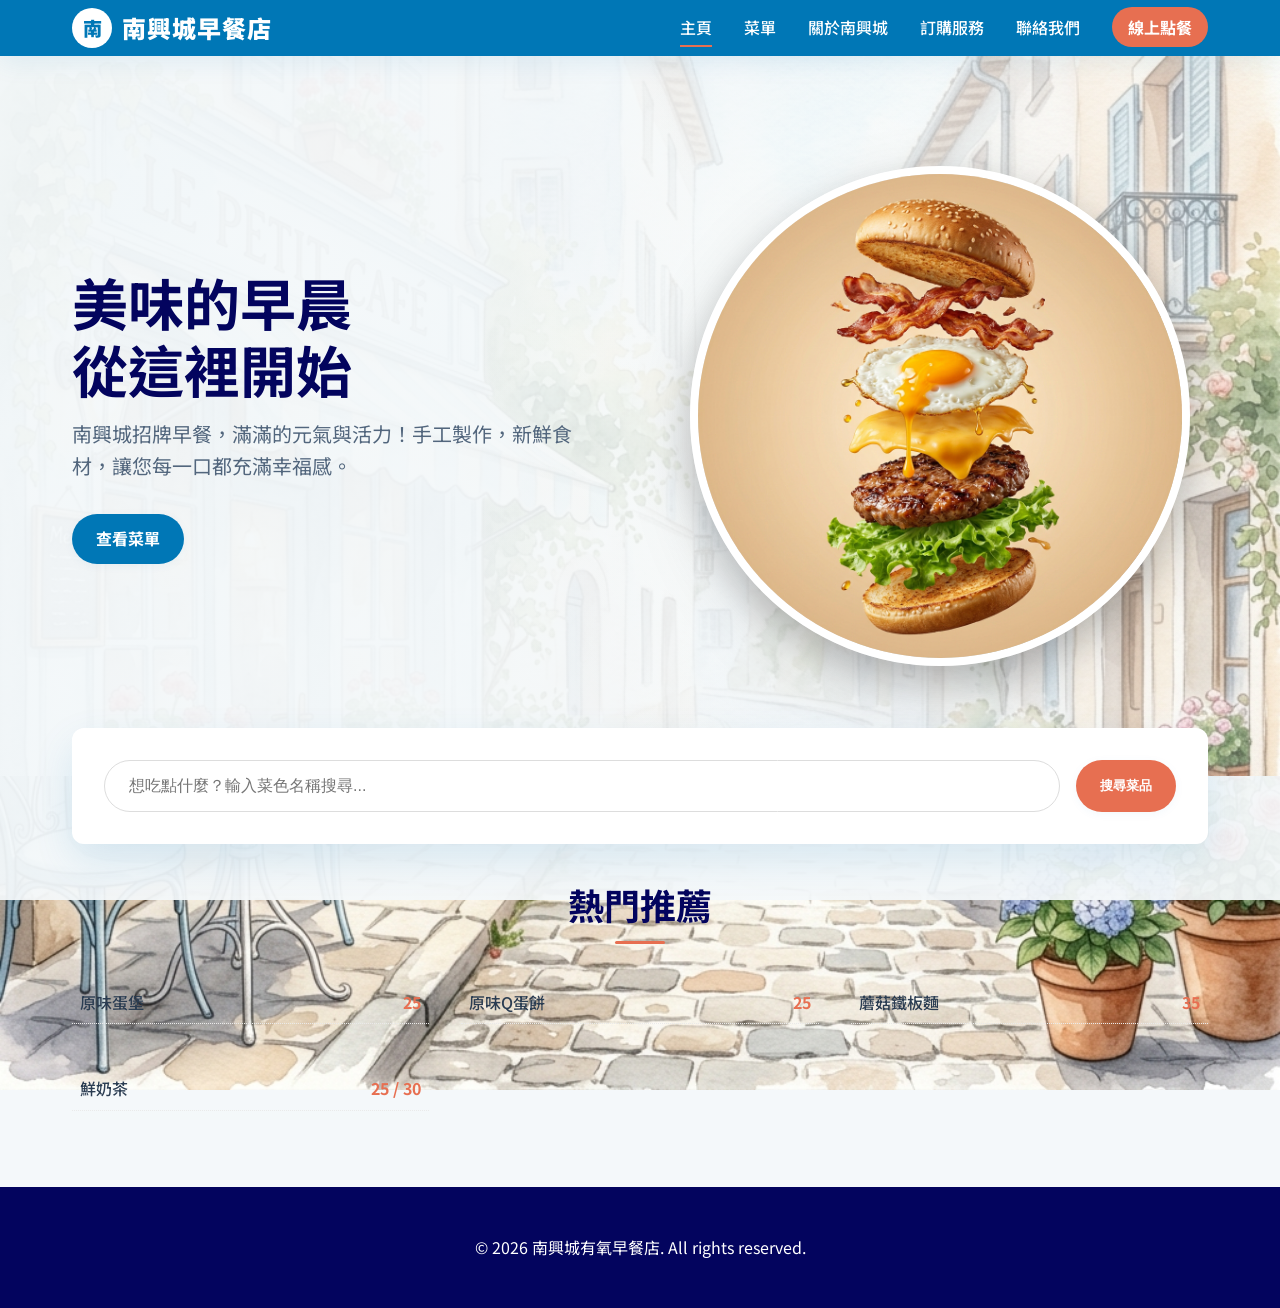
<file: index.html>
<!DOCTYPE html>
<html lang="zh-TW">
<head>
    <meta charset="UTF-8">
    <meta name="viewport" content="width=device-width, initial-scale=1.0">
    <title>南興城早餐店 - 首頁</title>
    <meta name="description" content="南興城早餐店，提供最美味、新鮮的早晨活力。來一份好堡堡開啟美好的一天！">
    <link rel="stylesheet" href="css/style.css">
</head>
<body>
    <header>
        <div class="header-container">
            <a href="index.html" class="logo-container">
                <div class="logo-icon">南</div>
                <div class="logo-text">南興城早餐店</div>
            </a>
            <nav>
                <ul>
                    <li><a href="index.html" class="active">主頁</a></li>
                    <li><a href="menu.html">菜單</a></li>
                    <li><a href="about.html">關於南興城</a></li>
                    <li><a href="service.html">訂購服務</a></li>
                    <li><a href="contact.html">聯絡我們</a></li>
                    <li><a href="order.html" class="nav-cta">線上點餐</a></li>
                </ul>
            </nav>
        </div>
    </header>

    <main>
        <section class="hero">
            <div class="hero-container">
                <div class="hero-content">
                    <h1 class="hero-title">美味的早晨<br>從這裡開始</h1>
                    <p class="hero-subtitle">南興城招牌早餐，滿滿的元氣與活力！手工製作，新鮮食材，讓您每一口都充滿幸福感。</p>
                    <a href="menu.html" class="btn btn-primary">查看菜單</a>
                </div>
                <div class="hero-image-wrapper">
                    <img src="images/hero_burger.png" alt="美味招牌漢堡" class="parallax-element hero-burger-img">
                </div>
            </div>
        </section>

        <section class="container">
            <div class="dish-search">
                <input type="text" id="search-input" class="search-input" placeholder="想吃點什麼？輸入菜色名稱搜尋...">
                <button id="search-btn" class="btn btn-accent">搜尋菜品</button>
            </div>
            <div id="search-results" style="margin-top: 2rem; max-width: 600px; margin-left: auto; margin-right: auto;">
                <!-- Search results will appear here -->
            </div>
        </section>
        
        <section class="section container">
            <h2 class="section-title">熱門推薦</h2>
            <div class="menu-grid">
                <a href="dish.html?name=原味蛋堡&price=25&mode=view" class="menu-item-link"><div class="menu-item"><span class="menu-item-name">原味蛋堡</span><span class="menu-item-price">25</span></div></a>
                <a href="dish.html?name=原味Q蛋餅&price=25&mode=view" class="menu-item-link"><div class="menu-item"><span class="menu-item-name">原味Q蛋餅</span><span class="menu-item-price">25</span></div></a>
                <a href="dish.html?name=蘑菇鐵板麵&price=35&mode=view" class="menu-item-link"><div class="menu-item"><span class="menu-item-name">蘑菇鐵板麵</span><span class="menu-item-price">35</span></div></a>
                <a href="dish.html?name=鮮奶茶&price=25 / 30&mode=view" class="menu-item-link"><div class="menu-item"><span class="menu-item-name">鮮奶茶</span><span class="menu-item-price">25 / 30</span></div></a>
            </div>
        </section>
    </main>

    <footer>
        <p>&copy; 2026 南興城有氧早餐店. All rights reserved.</p>
    </footer>

    <script src="js/data.js"></script>
    <script src="js/main.js"></script>
    <script>
        document.addEventListener('DOMContentLoaded', () => {
            const searchInput = document.getElementById('search-input');
            const searchBtn = document.getElementById('search-btn');
            const resultsContainer = document.getElementById('search-results');

            function performSearch() {
                const query = searchInput.value.trim().toLowerCase();
                resultsContainer.innerHTML = '';
                
                if (!query) {
                    return; // Do nothing if query is empty
                }

                let found = false;
                
                // Add some basic styles for the result container
                const resultsWrapper = document.createElement('div');
                resultsWrapper.style.backgroundColor = 'var(--color-white)';
                resultsWrapper.style.borderRadius = '12px';
                resultsWrapper.style.padding = '1rem';
                resultsWrapper.style.boxShadow = 'var(--shadow-md)';
                resultsWrapper.style.marginTop = '1rem';
                
                const title = document.createElement('h3');
                title.textContent = `「${query}」的搜尋結果：`;
                title.style.marginBottom = '1rem';
                title.style.color = 'var(--color-secondary)';
                resultsWrapper.appendChild(title);

                for (const [seriesId, seriesInfo] of Object.entries(menuData)) {
                    for (const flavor of seriesInfo.flavors) {
                        if (flavor.name.toLowerCase().includes(query)) {
                            found = true;
                            
                            let priceDisplay = flavor.price;
                            if (flavor.sizes) {
                                priceDisplay = flavor.sizes.map(s => s.price).join(' / ');
                            }
                            
                            const resultItem = document.createElement('a');
                            resultItem.href = `dish.html?name=${encodeURIComponent(flavor.name)}&price=${encodeURIComponent(priceDisplay)}&mode=view`;
                            resultItem.className = 'menu-item-link';
                            resultItem.style.textDecoration = 'none';
                            resultItem.style.color = 'inherit';
                            resultItem.style.display = 'block';
                            
                            resultItem.innerHTML = `
                                <div style="display: flex; justify-content: space-between; padding: 0.75rem 0; border-bottom: 1px dashed #eee; transition: background-color 0.2s;">
                                    <span style="font-weight: 500;">${flavor.name}</span>
                                    <span style="color: var(--color-accent); font-weight: 700;">${priceDisplay}</span>
                                </div>
                            `;
                            
                            resultItem.addEventListener('mouseover', function() {
                                this.querySelector('div').style.backgroundColor = 'var(--color-bg-alt)';
                            });
                            resultItem.addEventListener('mouseout', function() {
                                this.querySelector('div').style.backgroundColor = 'transparent';
                            });

                            resultsWrapper.appendChild(resultItem);
                        }
                    }
                }
                
                if (!found) {
                    const noResult = document.createElement('p');
                    noResult.textContent = '找不到符合條件的餐點，請嘗試其他關鍵字。';
                    noResult.style.color = 'var(--color-text-light)';
                    resultsWrapper.appendChild(noResult);
                }

                resultsContainer.appendChild(resultsWrapper);
            }

            searchBtn.addEventListener('click', performSearch);
            searchInput.addEventListener('keypress', (e) => {
                if (e.key === 'Enter') {
                    performSearch();
                }
            });
        });
    </script>
</body>
</html>
</file>
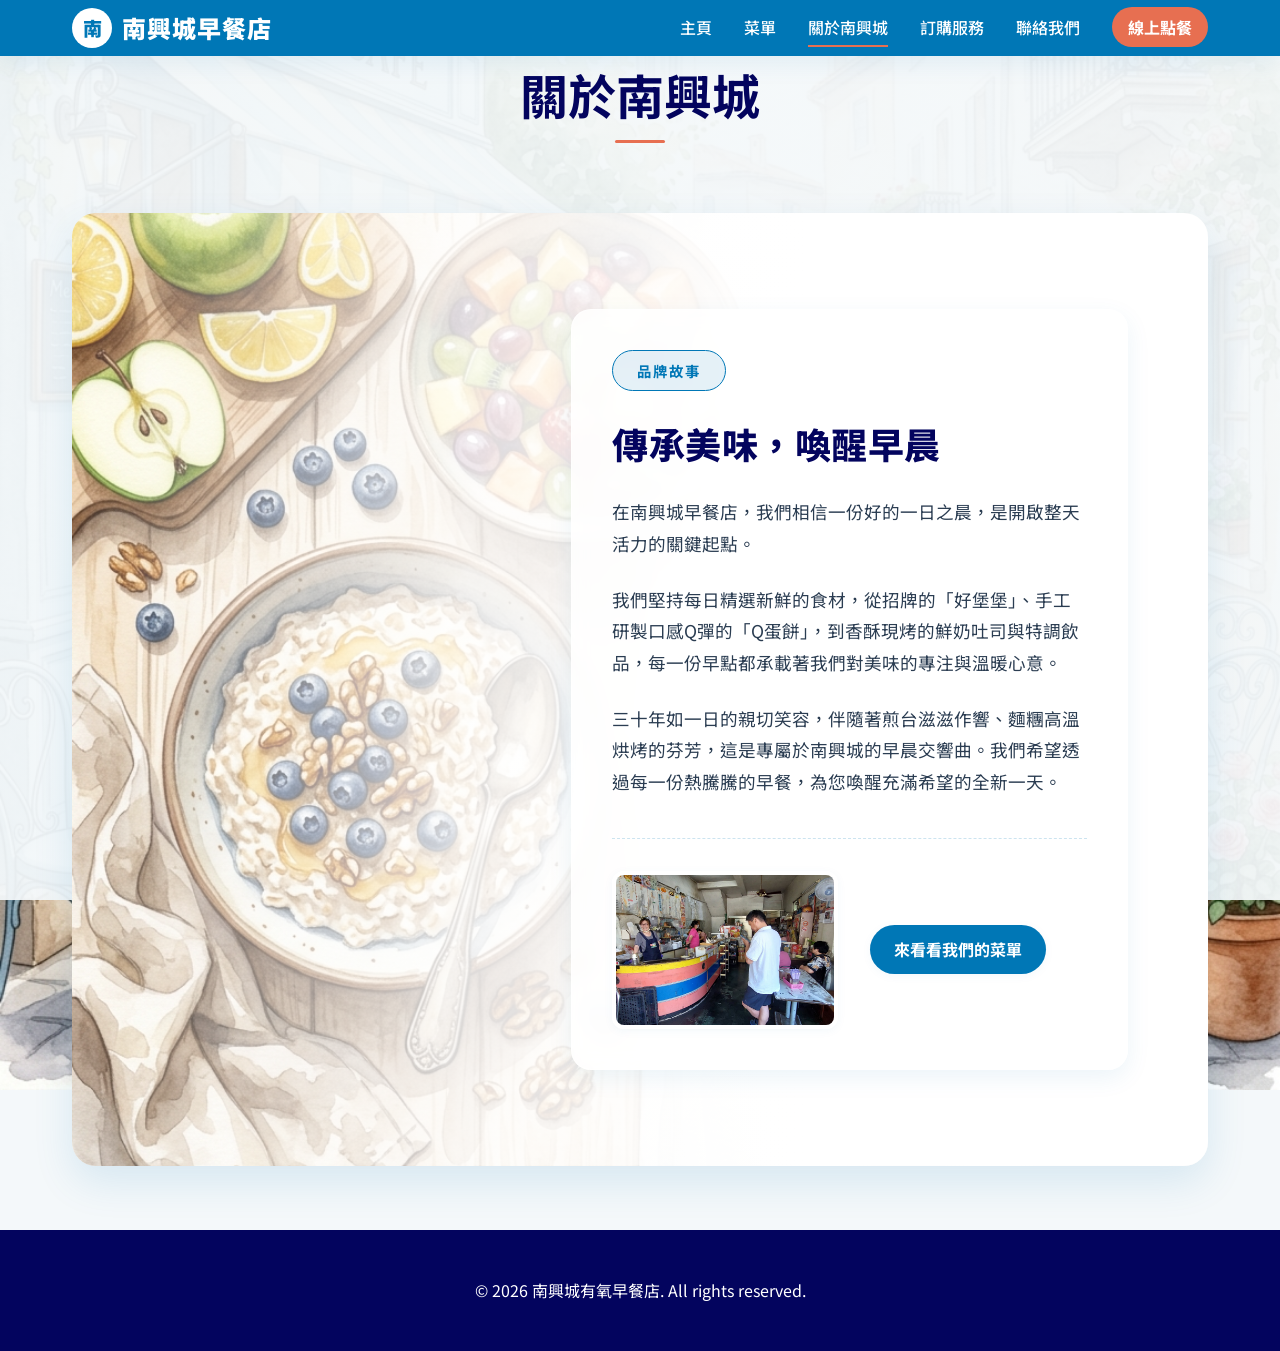
<file: about.html>
<!DOCTYPE html>
<html lang="zh-TW">
<head>
    <meta charset="UTF-8">
    <meta name="viewport" content="width=device-width, initial-scale=1.0">
    <title>關於南興城 - 南興城早餐店</title>
    <link rel="stylesheet" href="css/style.css">
</head>
<body>
    <header>
        <div class="header-container">
            <a href="index.html" class="logo-container">
                <div class="logo-icon">南</div>
                <div class="logo-text">南興城早餐店</div>
            </a>
            <nav>
                <ul>
                    <li><a href="index.html">主頁</a></li>
                    <li><a href="menu.html">菜單</a></li>
                    <li><a href="about.html" class="active">關於南興城</a></li>
                    <li><a href="service.html">訂購服務</a></li>
                    <li><a href="contact.html">聯絡我們</a></li>
                    <li><a href="order.html" class="nav-cta">線上點餐</a></li>
                </ul>
            </nav>
        </div>
    </header>

    <main class="section container">
        <h1 class="section-title">關於南興城</h1>
        
        <div class="about-hero">
            <!-- Spacer for background ingredients art on the left side of the page (desktop) -->
            <div class="about-spacer"></div>
            
            <!-- Brand Story Card (glassmorphic pane) -->
            <div class="about-brand-card">
                <span class="badge-pill">品牌故事</span>
                <h2>傳承美味，喚醒早晨</h2>
                <p>在南興城早餐店，我們相信一份好的一日之晨，是開啟整天活力的關鍵起點。</p>
                <p>我們堅持每日精選新鮮的食材，從招牌的「好堡堡」、手工研製口感Q彈的「Q蛋餅」，到香酥現烤的鮮奶吐司與特調飲品，每一份早點都承載著我們對美味的專注與溫暖心意。</p>
                <p>三十年如一日的親切笑容，伴隨著煎台滋滋作響、麵糰高溫烘烤的芬芳，這是專屬於南興城的早晨交響曲。我們希望透過每一份熱騰騰的早餐，為您喚醒充滿希望的全新一天。</p>
                
                <div class="about-footer-layout">
                    <!-- Historical photo frame -->
                    <div class="about-legacy-img-frame">
                        <img src="images/about_shop.jpg" alt="南興城早餐店日常">
                    </div>
                    
                    <!-- Menu CTA button -->
                    <div class="about-action-btn-container">
                        <a href="menu.html" class="btn btn-primary">來看看我們的菜單</a>
                    </div>
                </div>
            </div>
        </div>
    </main>

    <footer>
        <p>&copy; 2026 南興城有氧早餐店. All rights reserved.</p>
    </footer>
    <script src="js/main.js"></script>
</body>
</html>
</file>
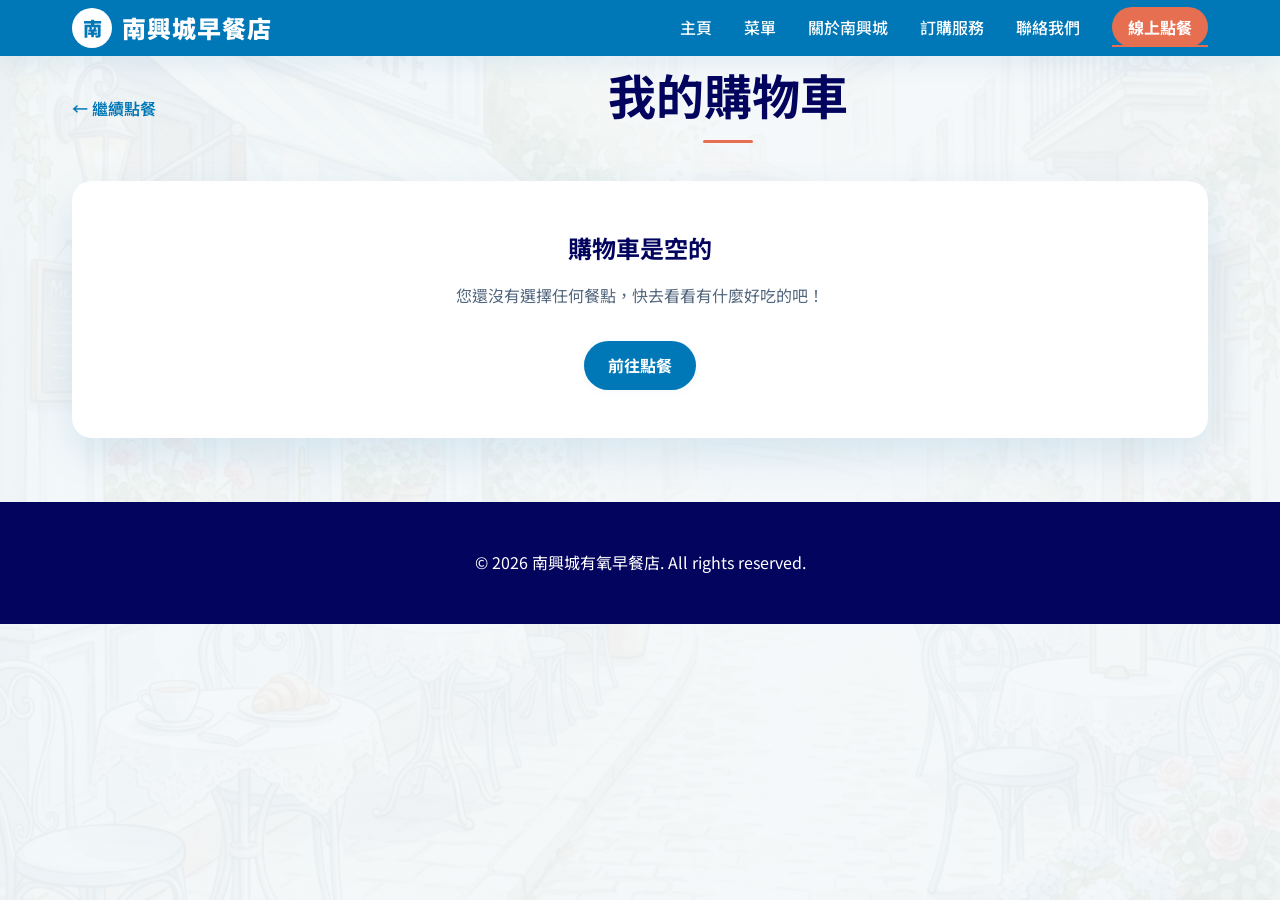
<file: cart.html>
<!DOCTYPE html>
<html lang="zh-TW">
<head>
    <meta charset="UTF-8">
    <meta name="viewport" content="width=device-width, initial-scale=1.0">
    <title>購物車 - 南興城早餐店</title>
    <link rel="stylesheet" href="css/style.css">
    <style>
        .cart-container {
            background: var(--color-white);
            border-radius: 20px;
            box-shadow: var(--shadow-lg);
            padding: 2rem;
            margin-bottom: 2rem;
        }
        .cart-item {
            display: flex;
            align-items: center;
            justify-content: space-between;
            padding: 1.5rem 0;
            border-bottom: 1px solid #eee;
        }
        .cart-item:last-child {
            border-bottom: none;
        }
        .cart-item-info {
            flex: 1;
        }
        .cart-item-title {
            font-size: 1.25rem;
            font-weight: 700;
            color: var(--color-secondary);
            margin-bottom: 0.25rem;
        }
        .cart-item-desc {
            color: var(--color-text-light);
            font-size: 0.9rem;
        }
        .cart-item-controls {
            display: flex;
            align-items: center;
            gap: 1.5rem;
        }
        .qty-btn {
            background: var(--color-bg-alt);
            border: none;
            width: 30px;
            height: 30px;
            border-radius: 50%;
            cursor: pointer;
            font-weight: bold;
            color: var(--color-primary);
        }
        .qty-btn:hover {
            background: var(--color-primary);
            color: white;
        }
        .remove-btn {
            color: #ff4d4f;
            background: none;
            border: none;
            cursor: pointer;
            font-size: 1.2rem;
        }
        .cart-summary-box {
            background: var(--color-bg-alt);
            padding: 1.5rem;
            border-radius: 12px;
            text-align: right;
            margin-top: 1rem;
        }
        .checkout-form {
            background: var(--color-white);
            border-radius: 20px;
            box-shadow: var(--shadow-lg);
            padding: 2rem;
        }
        .form-group {
            margin-bottom: 1.5rem;
        }
        .form-group label {
            display: block;
            margin-bottom: 0.5rem;
            font-weight: 600;
            color: var(--color-secondary);
        }
        .form-group input, .form-group select {
            width: 100%;
            padding: 0.75rem;
            border: 1px solid #ddd;
            border-radius: 8px;
            font-size: 1rem;
            font-family: inherit;
        }
        .empty-cart {
            text-align: center;
            padding: 3rem 0;
            color: var(--color-text-light);
        }
    </style>
</head>
<body>
    <header>
        <div class="header-container">
            <a href="index.html" class="logo-container">
                <div class="logo-icon">南</div>
                <div class="logo-text">南興城早餐店</div>
            </a>
            <nav>
                <ul>
                    <li><a href="index.html">主頁</a></li>
                    <li><a href="menu.html">菜單</a></li>
                    <li><a href="about.html">關於南興城</a></li>
                    <li><a href="service.html">訂購服務</a></li>
                    <li><a href="contact.html">聯絡我們</a></li>
                    <li><a href="order.html" class="nav-cta active">線上點餐</a></li>
                </ul>
            </nav>
        </div>
    </header>

    <main class="section container">
        <a href="order.html" style="display: inline-block; margin-bottom: 2rem; color: var(--color-primary); font-weight: 600; text-decoration: none;">← 繼續點餐</a>
        
        <h1 class="section-title">我的購物車</h1>

        <div id="cart-content">
            <!-- Dynamic Cart Content -->
        </div>

        <div id="checkout-section" style="display: none;">
            <div class="checkout-form">
                <h3 style="margin-bottom: 1.5rem; color: var(--color-secondary);">確認訂單資訊</h3>
                <form id="order-form">
                    <div class="form-group">
                        <label for="customer-name">取餐人姓名</label>
                        <input type="text" id="customer-name" name="顧客姓名" required placeholder="例如：王小明">
                    </div>
                    <div class="form-group">
                        <label for="customer-phone">聯絡電話</label>
                        <input type="tel" id="customer-phone" name="聯絡電話" required placeholder="例如：0912345678">
                    </div>
                    <div class="form-group">
                        <label for="pickup-time">預計取餐時間</label>
                        <select id="pickup-time" name="預計取餐時間" required>
                            <option value="">請選擇取餐時間</option>
                            <option value="15分鐘後">15 分鐘後</option>
                            <option value="30分鐘後">30 分鐘後</option>
                            <option value="1小時後">1 小時後</option>
                        </select>
                    </div>
                    <button type="submit" id="submit-btn" class="btn btn-primary" style="width: 100%; font-size: 1.1rem; padding: 1rem;">送出訂單</button>
                </form>
            </div>
        </div>

    </main>

    <footer>
        <p>&copy; 2026 南興城有氧早餐店. All rights reserved.</p>
    </footer>

    <script src="js/cart.js"></script>
    <script>
        document.addEventListener('DOMContentLoaded', () => {
            const cartContent = document.getElementById('cart-content');
            const checkoutSection = document.getElementById('checkout-section');
            const orderForm = document.getElementById('order-form');
            const submitBtn = document.getElementById('submit-btn');

            function populateTimeOptions() {
                const select = document.getElementById('pickup-time');
                select.innerHTML = '<option value="">請選擇取餐時間</option>';
                
                const now = new Date();
                const openingTime = new Date(now);
                openingTime.setHours(5, 30, 0, 0); // Opens at 05:30
                const closingTime = new Date(now);
                closingTime.setHours(13, 0, 0, 0); // Closes at 13:00
                
                const latestPickupTime = new Date(closingTime.getTime() - 20 * 60000); // 12:40 is the latest
                
                let firstAvailableTime = new Date(now.getTime() + 10 * 60000); // Now + 10 mins
                
                if (firstAvailableTime < openingTime) {
                    firstAvailableTime = new Date(openingTime);
                }
                
                const submitBtn = document.getElementById('submit-btn');
                
                if (firstAvailableTime > latestPickupTime) {
                    const opt = document.createElement('option');
                    opt.value = "";
                    opt.textContent = "今日點餐已結束 (營業至 13:00)";
                    select.appendChild(opt);
                    select.disabled = true;
                    submitBtn.disabled = true;
                    submitBtn.textContent = "非營業時間";
                    submitBtn.style.backgroundColor = "#ccc";
                    return;
                }
                
                select.disabled = false;
                submitBtn.disabled = false;
                submitBtn.textContent = "送出訂單";
                submitBtn.style.backgroundColor = ""; // Reset to default
                
                const formatTime = (date) => {
                    return date.getHours().toString().padStart(2, '0') + ':' + 
                           date.getMinutes().toString().padStart(2, '0');
                };

                const minOpt = document.createElement('option');
                const firstTimeStr = formatTime(firstAvailableTime);
                minOpt.value = firstTimeStr;
                minOpt.textContent = `盡快 (${firstTimeStr})`;
                select.appendChild(minOpt);
                
                let addedTimes = new Set();
                addedTimes.add(firstTimeStr);
                
                // Round to next 10 minute interval
                let nextSlot = new Date(firstAvailableTime);
                let mins = nextSlot.getMinutes();
                let remainder = mins % 10;
                if (remainder !== 0) {
                    nextSlot.setMinutes(mins + (10 - remainder));
                } else {
                    nextSlot.setMinutes(mins + 10);
                }
                nextSlot.setSeconds(0, 0);
                
                while (nextSlot <= latestPickupTime) {
                    let timeStr = formatTime(nextSlot);
                    if (!addedTimes.has(timeStr)) {
                        const opt = document.createElement('option');
                        opt.value = timeStr;
                        opt.textContent = timeStr;
                        select.appendChild(opt);
                        addedTimes.add(timeStr);
                    }
                    nextSlot = new Date(nextSlot.getTime() + 10 * 60000);
                }
            }

            function renderCart() {
                const cart = CartManager.getCart();
                
                if (cart.length === 0) {
                    cartContent.innerHTML = `
                        <div class="cart-container empty-cart">
                            <h3 style="margin-bottom: 1rem; color: var(--color-secondary);">購物車是空的</h3>
                            <p style="margin-bottom: 2rem;">您還沒有選擇任何餐點，快去看看有什麼好吃的吧！</p>
                            <a href="order.html" class="btn btn-primary">前往點餐</a>
                        </div>
                    `;
                    checkoutSection.style.display = 'none';
                    return;
                }

                checkoutSection.style.display = 'block';
                populateTimeOptions(); // Update times whenever cart renders
                let totalAmount = 0;
                
                let html = '<div class="cart-container">';
                
                cart.forEach((item, index) => {
                    const itemTotal = item.price * item.quantity;
                    totalAmount += itemTotal;
                    
                    let desc = '';
                    if (item.flavorName && item.flavorName !== '原味') desc += item.flavorName + ' ';
                    if (item.sizeName) desc += item.sizeName;
                    if (!desc) desc = '標準';

                    html += `
                        <div class="cart-item">
                            <div class="cart-item-info">
                                <div class="cart-item-title">${item.name}</div>
                                <div class="cart-item-desc">口味/大小：${desc} | 單價：NT$ ${item.price}</div>
                            </div>
                            <div class="cart-item-controls">
                                <div style="display: flex; align-items: center; gap: 0.5rem;">
                                    <button class="qty-btn" type="button" onclick="updateQty(${index}, ${item.quantity - 1})">-</button>
                                    <span style="font-weight: 600; width: 20px; text-align: center;">${item.quantity}</span>
                                    <button class="qty-btn" type="button" onclick="updateQty(${index}, ${item.quantity + 1})">+</button>
                                </div>
                                <div style="font-weight: 700; color: var(--color-accent); width: 80px; text-align: right;">
                                    NT$ ${itemTotal}
                                </div>
                                <button class="remove-btn" type="button" onclick="removeItem(${index})" title="移除">🗑️</button>
                            </div>
                        </div>
                    `;
                });

                html += `
                    </div>
                    <div class="cart-summary-box">
                        <div style="font-size: 1.2rem; color: var(--color-text-light); margin-bottom: 0.5rem;">共 ${cart.reduce((s,i)=>s+i.quantity,0)} 項商品</div>
                        <div style="font-size: 1.5rem; font-weight: 700; color: var(--color-accent);">總計金額：NT$ ${totalAmount}</div>
                    </div>
                `;

                cartContent.innerHTML = html;
            }

            window.updateQty = function(index, newQty) {
                CartManager.updateQuantity(index, newQty);
                renderCart();
            };

            window.removeItem = function(index) {
                if (confirm('確定要移除此餐點嗎？')) {
                    CartManager.removeItem(index);
                    renderCart();
                }
            };

            orderForm.addEventListener('submit', (e) => {
                e.preventDefault();
                
                const name = document.getElementById('customer-name').value;
                const phone = document.getElementById('customer-phone').value;
                const time = document.getElementById('pickup-time').value;

                // Build order details string
                const cart = CartManager.getCart();
                let orderDetails = "南興城早餐店 - 線上訂購單\n";
                orderDetails += "=======================\n";
                orderDetails += `取餐人姓名：${name}\n`;
                orderDetails += `聯絡電話：${phone}\n`;
                orderDetails += `預計取餐時間：${time}\n`;
                orderDetails += "=======================\n\n";
                orderDetails += "【訂單明細】\n";
                
                let total = 0;
                cart.forEach(item => {
                    let desc = '';
                    if (item.flavorName && item.flavorName !== '原味') desc += item.flavorName + ' ';
                    if (item.sizeName) desc += item.sizeName;
                    if (!desc) desc = '標準';
                    
                    orderDetails += `- ${item.name} (${desc}) x ${item.quantity} = NT$ ${item.price * item.quantity}\n`;
                    total += item.price * item.quantity;
                });
                orderDetails += `\n【總計金額】 NT$ ${total}\n`;

                // Create mailto link
                const subject = encodeURIComponent("南興城早餐店 - 新訂單來自 " + name);
                const body = encodeURIComponent(orderDetails);
                const mailtoLink = `mailto:jerry1204912049@gmail.com?subject=${subject}&body=${body}`;
                
                // Open user's email client
                window.location.href = mailtoLink;

                alert(`感謝您，${name}！系統正在為您開啟電子郵件應用程式。\n\n請確認信件內容無誤後「直接送出」即可，我們收到信件後會立刻為您準備餐點！`);
                
                // Clear the cart directly and return to homepage
                CartManager.clearCart();
                setTimeout(() => {
                    window.location.href = 'index.html';
                }, 1500);
            });

            renderCart();
        });
    </script>
</body>
</html>
</file>
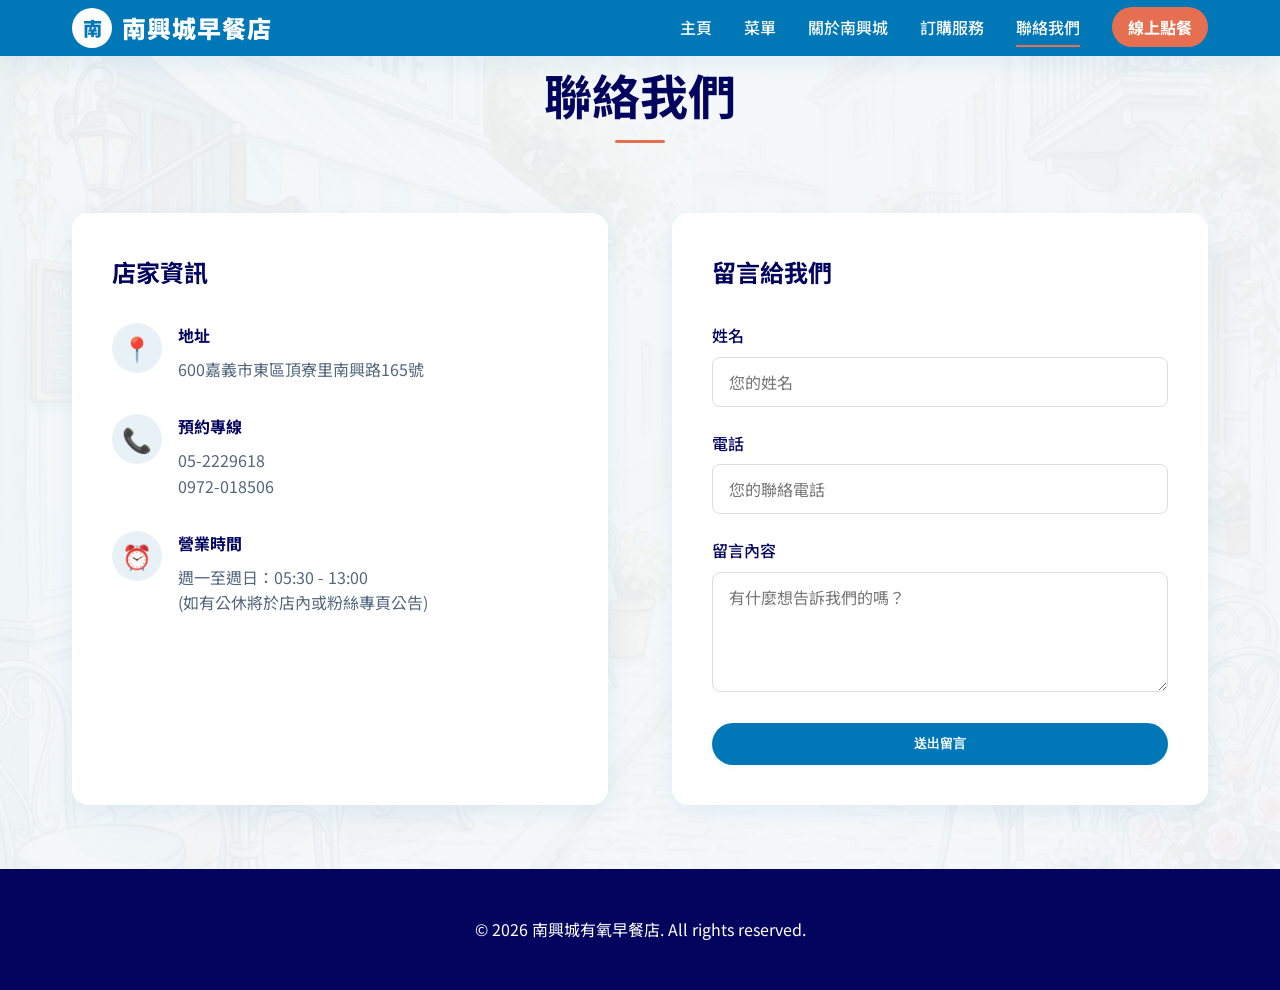
<file: contact.html>
<!DOCTYPE html>
<html lang="zh-TW">
<head>
    <meta charset="UTF-8">
    <meta name="viewport" content="width=device-width, initial-scale=1.0">
    <title>聯絡我們 - 南興城早餐店</title>
    <link rel="stylesheet" href="css/style.css">
    <style>
        .contact-grid {
            display: grid;
            grid-template-columns: 1fr 1fr;
            gap: 4rem;
            margin-top: 2rem;
        }
        .contact-info {
            background-color: var(--color-white);
            padding: 2.5rem;
            border-radius: 16px;
            box-shadow: var(--shadow-md);
            height: 100%;
        }
        .info-item {
            display: flex;
            align-items: flex-start;
            gap: 1rem;
            margin-bottom: 2rem;
        }
        .info-icon {
            font-size: 1.5rem;
            color: var(--color-primary);
            background-color: var(--color-bg-alt);
            width: 50px;
            height: 50px;
            display: flex;
            align-items: center;
            justify-content: center;
            border-radius: 50%;
            flex-shrink: 0;
        }
        .info-text h4 {
            margin-bottom: 0.5rem;
            color: var(--color-secondary);
        }
        .info-text p {
            color: var(--color-text-light);
            margin-bottom: 0;
        }
        .contact-form {
            background-color: var(--color-white);
            padding: 2.5rem;
            border-radius: 16px;
            box-shadow: var(--shadow-md);
        }
        .form-group {
            margin-bottom: 1.5rem;
        }
        .form-group label {
            display: block;
            margin-bottom: 0.5rem;
            font-weight: 500;
            color: var(--color-secondary);
        }
        .form-control {
            width: 100%;
            padding: 0.75rem 1rem;
            border: 1px solid #ddd;
            border-radius: 8px;
            font-family: inherit;
            font-size: 1rem;
            transition: var(--transition);
        }
        .form-control:focus {
            outline: none;
            border-color: var(--color-primary);
            box-shadow: 0 0 0 3px rgba(0, 119, 182, 0.2);
        }
        textarea.form-control {
            resize: vertical;
            min-height: 120px;
        }
        @media (max-width: 768px) {
            .contact-grid {
                grid-template-columns: 1fr;
            }
        }
    </style>
</head>
<body>
    <header>
        <div class="header-container">
            <a href="index.html" class="logo-container">
                <div class="logo-icon">南</div>
                <div class="logo-text">南興城早餐店</div>
            </a>
            <nav>
                <ul>
                    <li><a href="index.html">主頁</a></li>
                    <li><a href="menu.html">菜單</a></li>
                    <li><a href="about.html">關於南興城</a></li>
                    <li><a href="service.html">訂購服務</a></li>
                    <li><a href="contact.html" class="active">聯絡我們</a></li>
                    <li><a href="order.html" class="nav-cta">線上點餐</a></li>
                </ul>
            </nav>
        </div>
    </header>

    <main class="section container">
        <h1 class="section-title">聯絡我們</h1>
        
        <div class="contact-grid">
            <div class="contact-info">
                <h3 style="margin-bottom: 2rem; color: var(--color-secondary);">店家資訊</h3>
                
                <div class="info-item">
                    <div class="info-icon">📍</div>
                    <div class="info-text">
                        <h4>地址</h4>
                        <p>600嘉義市東區頂寮里南興路165號</p>
                    </div>
                </div>
                
                <div class="info-item">
                    <div class="info-icon">📞</div>
                    <div class="info-text">
                        <h4>預約專線</h4>
                        <p>05-2229618</p>
                        <p>0972-018506</p>
                    </div>
                </div>
                
                <div class="info-item">
                    <div class="info-icon">⏰</div>
                    <div class="info-text">
                        <h4>營業時間</h4>
                        <p>週一至週日：05:30 - 13:00</p>
                        <p>(如有公休將於店內或粉絲專頁公告)</p>
                    </div>
                </div>
            </div>

            <div class="contact-form">
                <h3 style="margin-bottom: 2rem; color: var(--color-secondary);">留言給我們</h3>
                <form action="#" method="POST">
                    <div class="form-group">
                        <label for="name">姓名</label>
                        <input type="text" id="name" class="form-control" placeholder="您的姓名" required>
                    </div>
                    <div class="form-group">
                        <label for="phone">電話</label>
                        <input type="tel" id="phone" class="form-control" placeholder="您的聯絡電話">
                    </div>
                    <div class="form-group">
                        <label for="message">留言內容</label>
                        <textarea id="message" class="form-control" placeholder="有什麼想告訴我們的嗎？" required></textarea>
                    </div>
                    <button type="submit" class="btn btn-primary" style="width: 100%;">送出留言</button>
                </form>
            </div>
        </div>
    </main>

    <footer>
        <p>&copy; 2026 南興城有氧早餐店. All rights reserved.</p>
    </footer>
    <script src="js/main.js"></script>
</body>
</html>
</file>
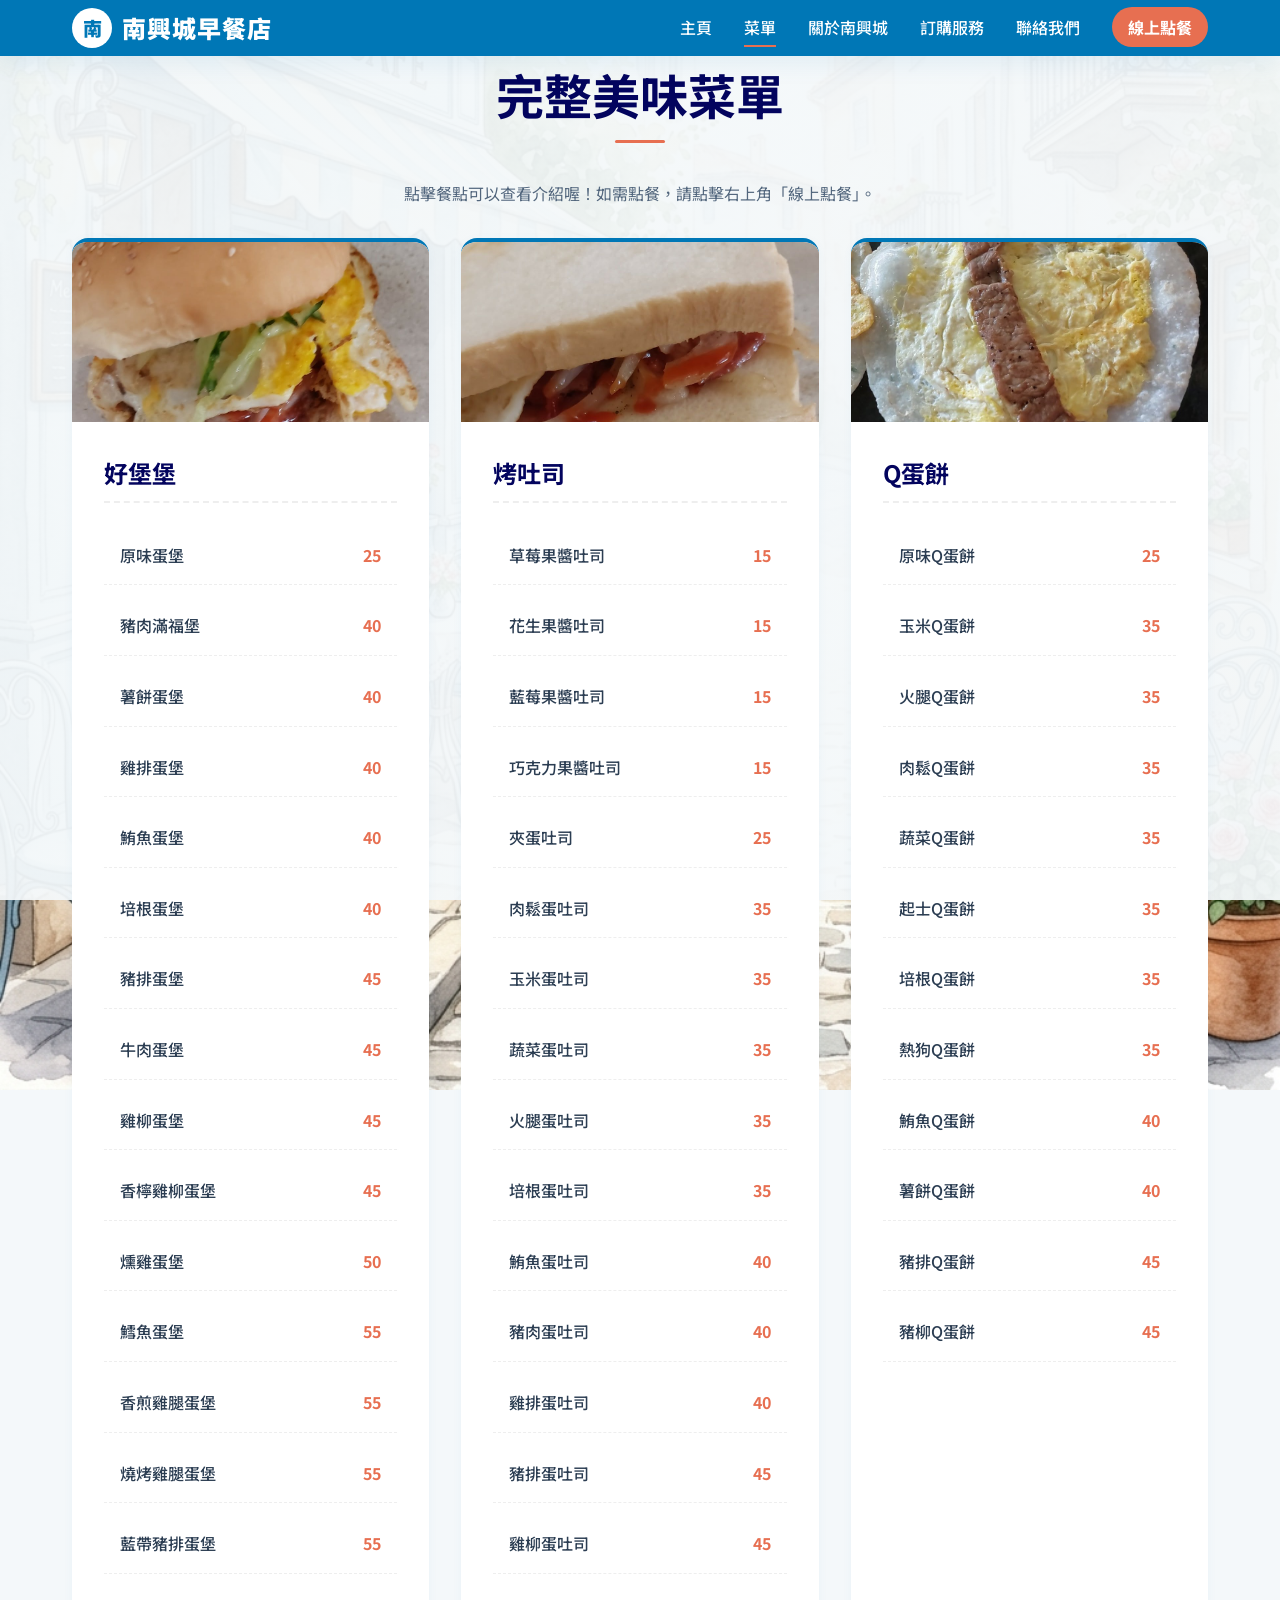
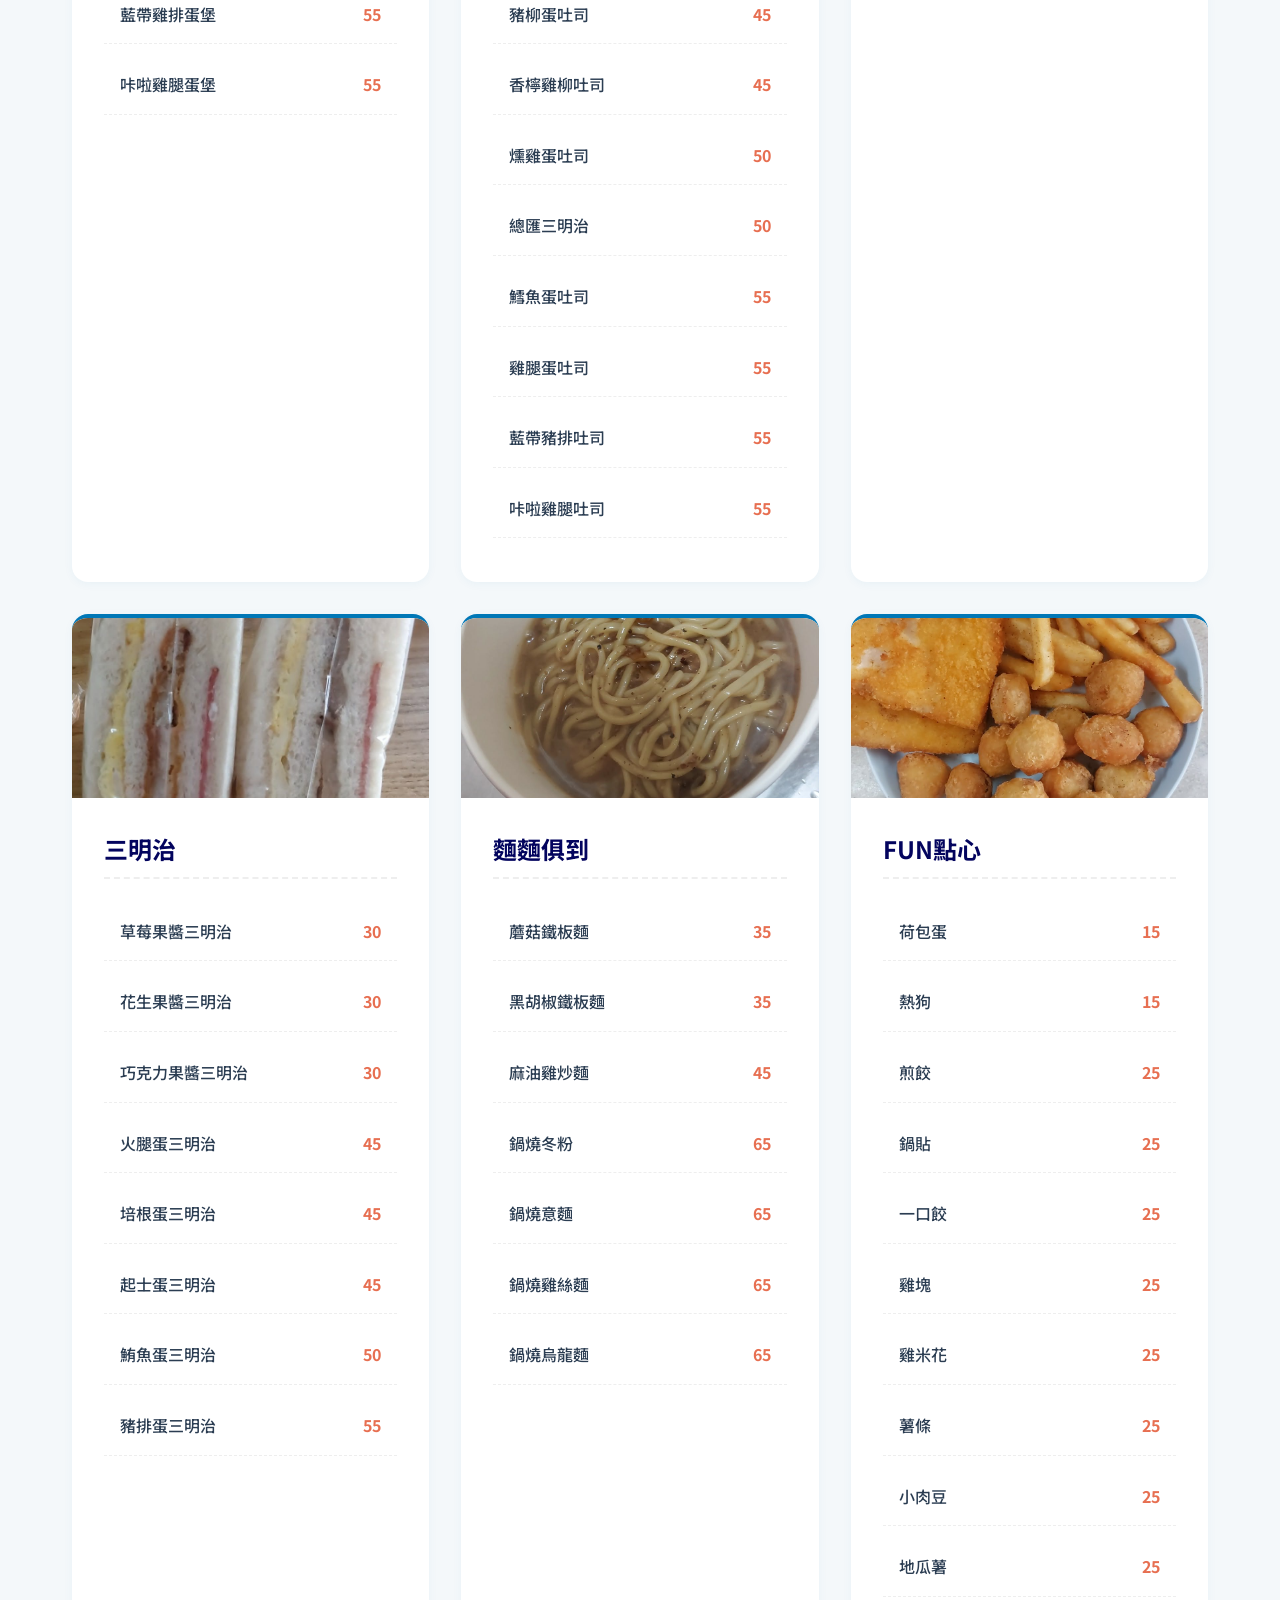
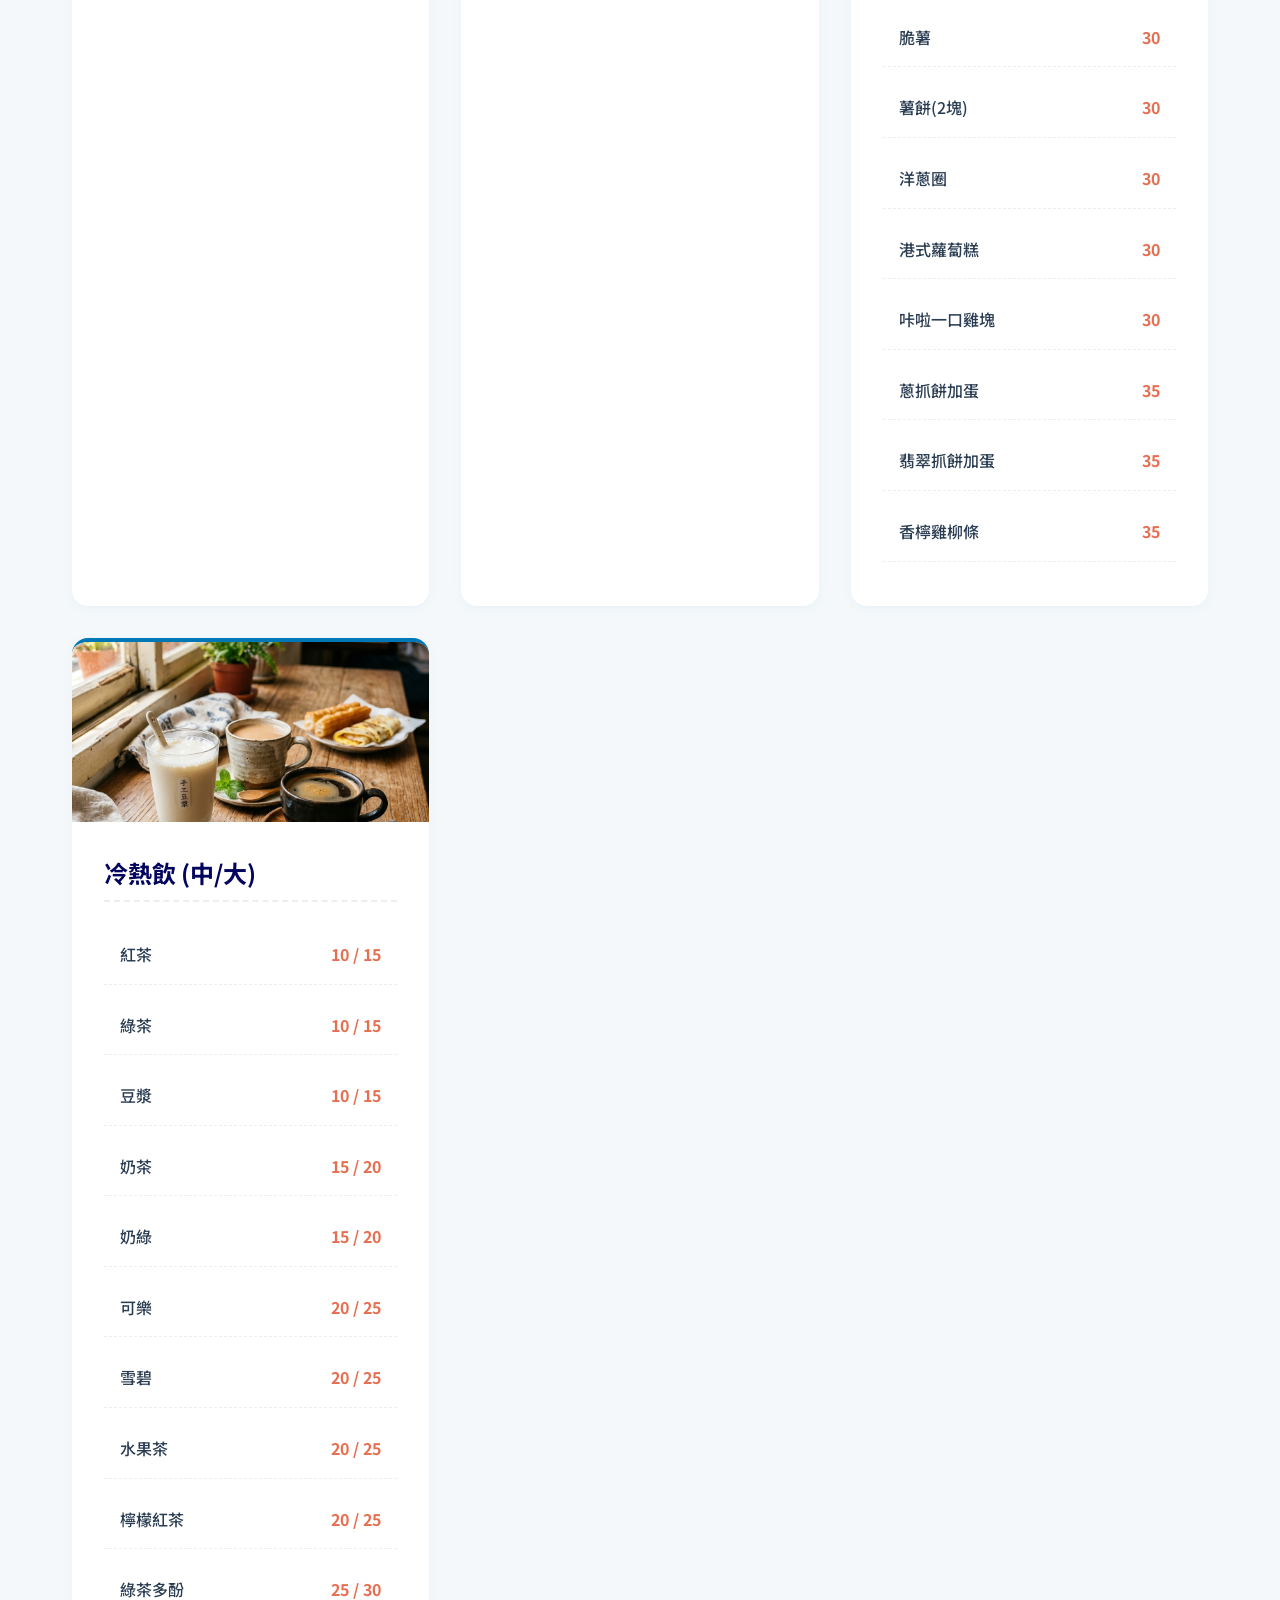
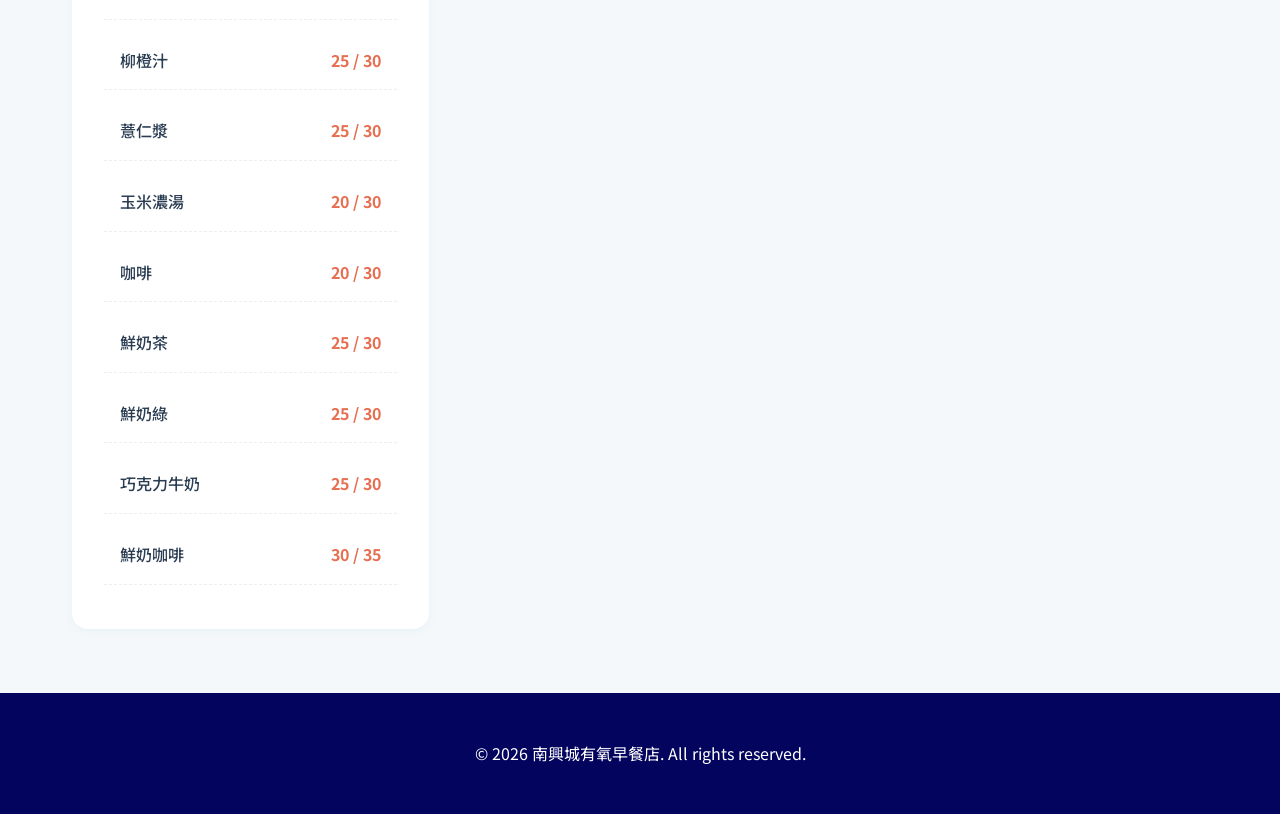
<file: menu.html>
<!DOCTYPE html>
<html lang="zh-TW">
<head>
    <meta charset="UTF-8">
    <meta name="viewport" content="width=device-width, initial-scale=1.0">
    <title>菜單 - 南興城早餐店</title>
    <link rel="stylesheet" href="css/style.css">
    <style>
        .menu-item-link {
            text-decoration: none;
            color: inherit;
            display: block;
        }
        .menu-item {
            display: flex;
            justify-content: space-between;
            padding: 1rem;
            border-bottom: 1px dashed #eee;
            transition: var(--transition);
            cursor: pointer;
        }
        .menu-item:hover {
            background-color: var(--color-bg-alt);
        }
    </style>
</head>
<body>
    <header>
        <div class="header-container">
            <a href="index.html" class="logo-container">
                <div class="logo-icon">南</div>
                <div class="logo-text">南興城早餐店</div>
            </a>
            <nav>
                <ul>
                    <li><a href="index.html">主頁</a></li>
                    <li><a href="menu.html" class="active">菜單</a></li>
                    <li><a href="about.html">關於南興城</a></li>
                    <li><a href="service.html">訂購服務</a></li>
                    <li><a href="contact.html">聯絡我們</a></li>
                    <li><a href="order.html" class="nav-cta">線上點餐</a></li>
                </ul>
            </nav>
        </div>
    </header>

    <main class="section container">
        <h1 class="section-title">完整美味菜單</h1>
        <p style="text-align: center; color: var(--color-text-light); margin-bottom: 2rem;">點擊餐點可以查看介紹喔！如需點餐，請點擊右上角「線上點餐」。</p>
        
        <div class="menu-grid">
            <!-- 好堡堡 -->
            <div class="menu-category" id="burger">
                <div class="menu-category-img-container">
                    <img src="images/pork_burger.jpg" alt="好堡堡" class="menu-category-img">
                </div>
                <div class="menu-category-content">
                    <h3 class="menu-category-title">好堡堡</h3>
                    <a href="dish.html?name=原味蛋堡&price=25&mode=view" class="menu-item-link"><div class="menu-item"><span class="menu-item-name">原味蛋堡</span><span class="menu-item-price">25</span></div></a>
                    <a href="dish.html?name=豬肉滿福堡&price=40&mode=view" class="menu-item-link"><div class="menu-item"><span class="menu-item-name">豬肉滿福堡</span><span class="menu-item-price">40</span></div></a>
                    <a href="dish.html?name=薯餅蛋堡&price=40&mode=view" class="menu-item-link"><div class="menu-item"><span class="menu-item-name">薯餅蛋堡</span><span class="menu-item-price">40</span></div></a>
                    <a href="dish.html?name=雞排蛋堡&price=40&mode=view" class="menu-item-link"><div class="menu-item"><span class="menu-item-name">雞排蛋堡</span><span class="menu-item-price">40</span></div></a>
                    <a href="dish.html?name=鮪魚蛋堡&price=40&mode=view" class="menu-item-link"><div class="menu-item"><span class="menu-item-name">鮪魚蛋堡</span><span class="menu-item-price">40</span></div></a>
                    <a href="dish.html?name=培根蛋堡&price=40&mode=view" class="menu-item-link"><div class="menu-item"><span class="menu-item-name">培根蛋堡</span><span class="menu-item-price">40</span></div></a>
                    <a href="dish.html?name=豬排蛋堡&price=45&mode=view" class="menu-item-link"><div class="menu-item"><span class="menu-item-name">豬排蛋堡</span><span class="menu-item-price">45</span></div></a>
                    <a href="dish.html?name=牛肉蛋堡&price=45&mode=view" class="menu-item-link"><div class="menu-item"><span class="menu-item-name">牛肉蛋堡</span><span class="menu-item-price">45</span></div></a>
                    <a href="dish.html?name=雞柳蛋堡&price=45&mode=view" class="menu-item-link"><div class="menu-item"><span class="menu-item-name">雞柳蛋堡</span><span class="menu-item-price">45</span></div></a>
                    <a href="dish.html?name=香檸雞柳蛋堡&price=45&mode=view" class="menu-item-link"><div class="menu-item"><span class="menu-item-name">香檸雞柳蛋堡</span><span class="menu-item-price">45</span></div></a>
                    <a href="dish.html?name=燻雞蛋堡&price=50&mode=view" class="menu-item-link"><div class="menu-item"><span class="menu-item-name">燻雞蛋堡</span><span class="menu-item-price">50</span></div></a>
                    <a href="dish.html?name=鱈魚蛋堡&price=55&mode=view" class="menu-item-link"><div class="menu-item"><span class="menu-item-name">鱈魚蛋堡</span><span class="menu-item-price">55</span></div></a>
                    <a href="dish.html?name=香煎雞腿蛋堡&price=55&mode=view" class="menu-item-link"><div class="menu-item"><span class="menu-item-name">香煎雞腿蛋堡</span><span class="menu-item-price">55</span></div></a>
                    <a href="dish.html?name=燒烤雞腿蛋堡&price=55&mode=view" class="menu-item-link"><div class="menu-item"><span class="menu-item-name">燒烤雞腿蛋堡</span><span class="menu-item-price">55</span></div></a>
                    <a href="dish.html?name=藍帶豬排蛋堡&price=55&mode=view" class="menu-item-link"><div class="menu-item"><span class="menu-item-name">藍帶豬排蛋堡</span><span class="menu-item-price">55</span></div></a>
                    <a href="dish.html?name=藍帶雞排蛋堡&price=55&mode=view" class="menu-item-link"><div class="menu-item"><span class="menu-item-name">藍帶雞排蛋堡</span><span class="menu-item-price">55</span></div></a>
                    <a href="dish.html?name=咔啦雞腿蛋堡&price=55&mode=view" class="menu-item-link"><div class="menu-item"><span class="menu-item-name">咔啦雞腿蛋堡</span><span class="menu-item-price">55</span></div></a>
                </div>
            </div>

            <!-- 烤吐司 -->
            <div class="menu-category" id="toast">
                <div class="menu-category-img-container">
                    <img src="images/Bacon_and_Egg_Toast.jpg" alt="烤吐司" class="menu-category-img">
                </div>
                <div class="menu-category-content">
                    <h3 class="menu-category-title">烤吐司</h3>
                    <a href="dish.html?name=草莓果醬吐司&price=15&mode=view" class="menu-item-link"><div class="menu-item"><span class="menu-item-name">草莓果醬吐司</span><span class="menu-item-price">15</span></div></a>
                    <a href="dish.html?name=花生果醬吐司&price=15&mode=view" class="menu-item-link"><div class="menu-item"><span class="menu-item-name">花生果醬吐司</span><span class="menu-item-price">15</span></div></a>
                    <a href="dish.html?name=藍莓果醬吐司&price=15&mode=view" class="menu-item-link"><div class="menu-item"><span class="menu-item-name">藍莓果醬吐司</span><span class="menu-item-price">15</span></div></a>
                    <a href="dish.html?name=巧克力果醬吐司&price=15&mode=view" class="menu-item-link"><div class="menu-item"><span class="menu-item-name">巧克力果醬吐司</span><span class="menu-item-price">15</span></div></a>
                    <a href="dish.html?name=夾蛋吐司&price=25&mode=view" class="menu-item-link"><div class="menu-item"><span class="menu-item-name">夾蛋吐司</span><span class="menu-item-price">25</span></div></a>
                    <a href="dish.html?name=肉鬆蛋吐司&price=35&mode=view" class="menu-item-link"><div class="menu-item"><span class="menu-item-name">肉鬆蛋吐司</span><span class="menu-item-price">35</span></div></a>
                    <a href="dish.html?name=玉米蛋吐司&price=35&mode=view" class="menu-item-link"><div class="menu-item"><span class="menu-item-name">玉米蛋吐司</span><span class="menu-item-price">35</span></div></a>
                    <a href="dish.html?name=蔬菜蛋吐司&price=35&mode=view" class="menu-item-link"><div class="menu-item"><span class="menu-item-name">蔬菜蛋吐司</span><span class="menu-item-price">35</span></div></a>
                    <a href="dish.html?name=火腿蛋吐司&price=35&mode=view" class="menu-item-link"><div class="menu-item"><span class="menu-item-name">火腿蛋吐司</span><span class="menu-item-price">35</span></div></a>
                    <a href="dish.html?name=培根蛋吐司&price=35&mode=view" class="menu-item-link"><div class="menu-item"><span class="menu-item-name">培根蛋吐司</span><span class="menu-item-price">35</span></div></a>
                    <a href="dish.html?name=鮪魚蛋吐司&price=40&mode=view" class="menu-item-link"><div class="menu-item"><span class="menu-item-name">鮪魚蛋吐司</span><span class="menu-item-price">40</span></div></a>
                    <a href="dish.html?name=豬肉蛋吐司&price=40&mode=view" class="menu-item-link"><div class="menu-item"><span class="menu-item-name">豬肉蛋吐司</span><span class="menu-item-price">40</span></div></a>
                    <a href="dish.html?name=雞排蛋吐司&price=40&mode=view" class="menu-item-link"><div class="menu-item"><span class="menu-item-name">雞排蛋吐司</span><span class="menu-item-price">40</span></div></a>
                    <a href="dish.html?name=豬排蛋吐司&price=45&mode=view" class="menu-item-link"><div class="menu-item"><span class="menu-item-name">豬排蛋吐司</span><span class="menu-item-price">45</span></div></a>
                    <a href="dish.html?name=雞柳蛋吐司&price=45&mode=view" class="menu-item-link"><div class="menu-item"><span class="menu-item-name">雞柳蛋吐司</span><span class="menu-item-price">45</span></div></a>
                    <a href="dish.html?name=豬柳蛋吐司&price=45&mode=view" class="menu-item-link"><div class="menu-item"><span class="menu-item-name">豬柳蛋吐司</span><span class="menu-item-price">45</span></div></a>
                    <a href="dish.html?name=香檸雞柳吐司&price=45&mode=view" class="menu-item-link"><div class="menu-item"><span class="menu-item-name">香檸雞柳吐司</span><span class="menu-item-price">45</span></div></a>
                    <a href="dish.html?name=燻雞蛋吐司&price=50&mode=view" class="menu-item-link"><div class="menu-item"><span class="menu-item-name">燻雞蛋吐司</span><span class="menu-item-price">50</span></div></a>
                    <a href="dish.html?name=總匯三明治&price=50&mode=view" class="menu-item-link"><div class="menu-item"><span class="menu-item-name">總匯三明治</span><span class="menu-item-price">50</span></div></a>
                    <a href="dish.html?name=鱈魚蛋吐司&price=55&mode=view" class="menu-item-link"><div class="menu-item"><span class="menu-item-name">鱈魚蛋吐司</span><span class="menu-item-price">55</span></div></a>
                    <a href="dish.html?name=雞腿蛋吐司&price=55&mode=view" class="menu-item-link"><div class="menu-item"><span class="menu-item-name">雞腿蛋吐司</span><span class="menu-item-price">55</span></div></a>
                    <a href="dish.html?name=藍帶豬排吐司&price=55&mode=view" class="menu-item-link"><div class="menu-item"><span class="menu-item-name">藍帶豬排吐司</span><span class="menu-item-price">55</span></div></a>
                    <a href="dish.html?name=咔啦雞腿吐司&price=55&mode=view" class="menu-item-link"><div class="menu-item"><span class="menu-item-name">咔啦雞腿吐司</span><span class="menu-item-price">55</span></div></a>
                </div>
            </div>

            <!-- Ｑ蛋餅 -->
            <div class="menu-category" id="eggpancake">
                <div class="menu-category-img-container">
                    <img src="images/Pork_Chop_Egg_Pancake.jpg" alt="Q蛋餅" class="menu-category-img">
                </div>
                <div class="menu-category-content">
                    <h3 class="menu-category-title">Q蛋餅</h3>
                    <a href="dish.html?name=原味Q蛋餅&price=25&mode=view" class="menu-item-link"><div class="menu-item"><span class="menu-item-name">原味Q蛋餅</span><span class="menu-item-price">25</span></div></a>
                    <a href="dish.html?name=玉米Q蛋餅&price=35&mode=view" class="menu-item-link"><div class="menu-item"><span class="menu-item-name">玉米Q蛋餅</span><span class="menu-item-price">35</span></div></a>
                    <a href="dish.html?name=火腿Q蛋餅&price=35&mode=view" class="menu-item-link"><div class="menu-item"><span class="menu-item-name">火腿Q蛋餅</span><span class="menu-item-price">35</span></div></a>
                    <a href="dish.html?name=肉鬆Q蛋餅&price=35&mode=view" class="menu-item-link"><div class="menu-item"><span class="menu-item-name">肉鬆Q蛋餅</span><span class="menu-item-price">35</span></div></a>
                    <a href="dish.html?name=蔬菜Q蛋餅&price=35&mode=view" class="menu-item-link"><div class="menu-item"><span class="menu-item-name">蔬菜Q蛋餅</span><span class="menu-item-price">35</span></div></a>
                    <a href="dish.html?name=起士Q蛋餅&price=35&mode=view" class="menu-item-link"><div class="menu-item"><span class="menu-item-name">起士Q蛋餅</span><span class="menu-item-price">35</span></div></a>
                    <a href="dish.html?name=培根Q蛋餅&price=35&mode=view" class="menu-item-link"><div class="menu-item"><span class="menu-item-name">培根Q蛋餅</span><span class="menu-item-price">35</span></div></a>
                    <a href="dish.html?name=熱狗Q蛋餅&price=35&mode=view" class="menu-item-link"><div class="menu-item"><span class="menu-item-name">熱狗Q蛋餅</span><span class="menu-item-price">35</span></div></a>
                    <a href="dish.html?name=鮪魚Q蛋餅&price=40&mode=view" class="menu-item-link"><div class="menu-item"><span class="menu-item-name">鮪魚Q蛋餅</span><span class="menu-item-price">40</span></div></a>
                    <a href="dish.html?name=薯餅Q蛋餅&price=40&mode=view" class="menu-item-link"><div class="menu-item"><span class="menu-item-name">薯餅Q蛋餅</span><span class="menu-item-price">40</span></div></a>
                    <a href="dish.html?name=豬排Q蛋餅&price=45&mode=view" class="menu-item-link"><div class="menu-item"><span class="menu-item-name">豬排Q蛋餅</span><span class="menu-item-price">45</span></div></a>
                    <a href="dish.html?name=豬柳Q蛋餅&price=45&mode=view" class="menu-item-link"><div class="menu-item"><span class="menu-item-name">豬柳Q蛋餅</span><span class="menu-item-price">45</span></div></a>
                </div>
            </div>

            <!-- 三明治 -->
            <div class="menu-category" id="bagel">
                <div class="menu-category-img-container">
                    <img src="images/sandwich.jpg" alt="三明治" class="menu-category-img">
                </div>
                <div class="menu-category-content">
                    <h3 class="menu-category-title">三明治</h3>
                    <a href="dish.html?name=草莓果醬三明治&price=30&mode=view" class="menu-item-link"><div class="menu-item"><span class="menu-item-name">草莓果醬三明治</span><span class="menu-item-price">30</span></div></a>
                    <a href="dish.html?name=花生果醬三明治&price=30&mode=view" class="menu-item-link"><div class="menu-item"><span class="menu-item-name">花生果醬三明治</span><span class="menu-item-price">30</span></div></a>
                    <a href="dish.html?name=巧克力果醬三明治&price=30&mode=view" class="menu-item-link"><div class="menu-item"><span class="menu-item-name">巧克力果醬三明治</span><span class="menu-item-price">30</span></div></a>
                    <a href="dish.html?name=火腿蛋三明治&price=45&mode=view" class="menu-item-link"><div class="menu-item"><span class="menu-item-name">火腿蛋三明治</span><span class="menu-item-price">45</span></div></a>
                    <a href="dish.html?name=培根蛋三明治&price=45&mode=view" class="menu-item-link"><div class="menu-item"><span class="menu-item-name">培根蛋三明治</span><span class="menu-item-price">45</span></div></a>
                    <a href="dish.html?name=起士蛋三明治&price=45&mode=view" class="menu-item-link"><div class="menu-item"><span class="menu-item-name">起士蛋三明治</span><span class="menu-item-price">45</span></div></a>
                    <a href="dish.html?name=鮪魚蛋三明治&price=50&mode=view" class="menu-item-link"><div class="menu-item"><span class="menu-item-name">鮪魚蛋三明治</span><span class="menu-item-price">50</span></div></a>
                    <a href="dish.html?name=豬排蛋三明治&price=55&mode=view" class="menu-item-link"><div class="menu-item"><span class="menu-item-name">豬排蛋三明治</span><span class="menu-item-price">55</span></div></a>
                </div>
            </div>

            <!-- 麵麵俱到 -->
            <div class="menu-category" id="noodles">
                <div class="menu-category-img-container">
                    <img src="images/Black_pepper_teppanyaki_noodles.jpg" alt="麵麵俱到" class="menu-category-img">
                </div>
                <div class="menu-category-content">
                    <h3 class="menu-category-title">麵麵俱到</h3>
                    <a href="dish.html?name=蘑菇鐵板麵&price=35&mode=view" class="menu-item-link"><div class="menu-item"><span class="menu-item-name">蘑菇鐵板麵</span><span class="menu-item-price">35</span></div></a>
                    <a href="dish.html?name=黑胡椒鐵板麵&price=35&mode=view" class="menu-item-link"><div class="menu-item"><span class="menu-item-name">黑胡椒鐵板麵</span><span class="menu-item-price">35</span></div></a>
                    <a href="dish.html?name=麻油雞炒麵&price=45&mode=view" class="menu-item-link"><div class="menu-item"><span class="menu-item-name">麻油雞炒麵</span><span class="menu-item-price">45</span></div></a>
                    <a href="dish.html?name=鍋燒冬粉&price=65&mode=view" class="menu-item-link"><div class="menu-item"><span class="menu-item-name">鍋燒冬粉</span><span class="menu-item-price">65</span></div></a>
                    <a href="dish.html?name=鍋燒意麵&price=65&mode=view" class="menu-item-link"><div class="menu-item"><span class="menu-item-name">鍋燒意麵</span><span class="menu-item-price">65</span></div></a>
                    <a href="dish.html?name=鍋燒雞絲麵&price=65&mode=view" class="menu-item-link"><div class="menu-item"><span class="menu-item-name">鍋燒雞絲麵</span><span class="menu-item-price">65</span></div></a>
                    <a href="dish.html?name=鍋燒烏龍麵&price=65&mode=view" class="menu-item-link"><div class="menu-item"><span class="menu-item-name">鍋燒烏龍麵</span><span class="menu-item-price">65</span></div></a>
                </div>
            </div>

            <!-- FUN點心 -->
            <div class="menu-category" id="snacks">
                <div class="menu-category-img-container">
                    <img src="images/Fried_food1.jpg" alt="FUN點心" class="menu-category-img">
                </div>
                <div class="menu-category-content">
                    <h3 class="menu-category-title">FUN點心</h3>
                    <a href="dish.html?name=荷包蛋&price=15&mode=view" class="menu-item-link"><div class="menu-item"><span class="menu-item-name">荷包蛋</span><span class="menu-item-price">15</span></div></a>
                    <a href="dish.html?name=熱狗&price=15&mode=view" class="menu-item-link"><div class="menu-item"><span class="menu-item-name">熱狗</span><span class="menu-item-price">15</span></div></a>
                    <a href="dish.html?name=煎餃&price=25&mode=view" class="menu-item-link"><div class="menu-item"><span class="menu-item-name">煎餃</span><span class="menu-item-price">25</span></div></a>
                    <a href="dish.html?name=鍋貼&price=25&mode=view" class="menu-item-link"><div class="menu-item"><span class="menu-item-name">鍋貼</span><span class="menu-item-price">25</span></div></a>
                    <a href="dish.html?name=一口餃&price=25&mode=view" class="menu-item-link"><div class="menu-item"><span class="menu-item-name">一口餃</span><span class="menu-item-price">25</span></div></a>
                    <a href="dish.html?name=雞塊&price=25&mode=view" class="menu-item-link"><div class="menu-item"><span class="menu-item-name">雞塊</span><span class="menu-item-price">25</span></div></a>
                    <a href="dish.html?name=雞米花&price=25&mode=view" class="menu-item-link"><div class="menu-item"><span class="menu-item-name">雞米花</span><span class="menu-item-price">25</span></div></a>
                    <a href="dish.html?name=薯條&price=25&mode=view" class="menu-item-link"><div class="menu-item"><span class="menu-item-name">薯條</span><span class="menu-item-price">25</span></div></a>
                    <a href="dish.html?name=小肉豆&price=25&mode=view" class="menu-item-link"><div class="menu-item"><span class="menu-item-name">小肉豆</span><span class="menu-item-price">25</span></div></a>
                    <a href="dish.html?name=地瓜薯&price=25&mode=view" class="menu-item-link"><div class="menu-item"><span class="menu-item-name">地瓜薯</span><span class="menu-item-price">25</span></div></a>
                    <a href="dish.html?name=脆薯&price=30&mode=view" class="menu-item-link"><div class="menu-item"><span class="menu-item-name">脆薯</span><span class="menu-item-price">30</span></div></a>
                    <a href="dish.html?name=薯餅(2塊)&price=30&mode=view" class="menu-item-link"><div class="menu-item"><span class="menu-item-name">薯餅(2塊)</span><span class="menu-item-price">30</span></div></a>
                    <a href="dish.html?name=洋蔥圈&price=30&mode=view" class="menu-item-link"><div class="menu-item"><span class="menu-item-name">洋蔥圈</span><span class="menu-item-price">30</span></div></a>
                    <a href="dish.html?name=港式蘿蔔糕&price=30&mode=view" class="menu-item-link"><div class="menu-item"><span class="menu-item-name">港式蘿蔔糕</span><span class="menu-item-price">30</span></div></a>
                    <a href="dish.html?name=咔啦一口雞塊&price=30&mode=view" class="menu-item-link"><div class="menu-item"><span class="menu-item-name">咔啦一口雞塊</span><span class="menu-item-price">30</span></div></a>
                    <a href="dish.html?name=蔥抓餅加蛋&price=35&mode=view" class="menu-item-link"><div class="menu-item"><span class="menu-item-name">蔥抓餅加蛋</span><span class="menu-item-price">35</span></div></a>
                    <a href="dish.html?name=翡翠抓餅加蛋&price=35&mode=view" class="menu-item-link"><div class="menu-item"><span class="menu-item-name">翡翠抓餅加蛋</span><span class="menu-item-price">35</span></div></a>
                    <a href="dish.html?name=香檸雞柳條&price=35&mode=view" class="menu-item-link"><div class="menu-item"><span class="menu-item-name">香檸雞柳條</span><span class="menu-item-price">35</span></div></a>
                </div>
            </div>

            <!-- 冷熱飲 -->
            <div class="menu-category" id="drinks">
                <div class="menu-category-img-container">
                    <img src="images/breakfast_drinks.png" alt="冷熱飲" class="menu-category-img">
                </div>
                <div class="menu-category-content">
                    <h3 class="menu-category-title">冷熱飲 (中/大)</h3>
                    <a href="dish.html?name=紅茶&price=10 / 15&mode=view" class="menu-item-link"><div class="menu-item"><span class="menu-item-name">紅茶</span><span class="menu-item-price">10 / 15</span></div></a>
                    <a href="dish.html?name=綠茶&price=10 / 15&mode=view" class="menu-item-link"><div class="menu-item"><span class="menu-item-name">綠茶</span><span class="menu-item-price">10 / 15</span></div></a>
                    <a href="dish.html?name=豆漿&price=10 / 15&mode=view" class="menu-item-link"><div class="menu-item"><span class="menu-item-name">豆漿</span><span class="menu-item-price">10 / 15</span></div></a>
                    <a href="dish.html?name=奶茶&price=15 / 20&mode=view" class="menu-item-link"><div class="menu-item"><span class="menu-item-name">奶茶</span><span class="menu-item-price">15 / 20</span></div></a>
                    <a href="dish.html?name=奶綠&price=15 / 20&mode=view" class="menu-item-link"><div class="menu-item"><span class="menu-item-name">奶綠</span><span class="menu-item-price">15 / 20</span></div></a>
                    <a href="dish.html?name=可樂&price=20 / 25&mode=view" class="menu-item-link"><div class="menu-item"><span class="menu-item-name">可樂</span><span class="menu-item-price">20 / 25</span></div></a>
                    <a href="dish.html?name=雪碧&price=20 / 25&mode=view" class="menu-item-link"><div class="menu-item"><span class="menu-item-name">雪碧</span><span class="menu-item-price">20 / 25</span></div></a>
                    <a href="dish.html?name=水果茶&price=20 / 25&mode=view" class="menu-item-link"><div class="menu-item"><span class="menu-item-name">水果茶</span><span class="menu-item-price">20 / 25</span></div></a>
                    <a href="dish.html?name=檸檬紅茶&price=20 / 25&mode=view" class="menu-item-link"><div class="menu-item"><span class="menu-item-name">檸檬紅茶</span><span class="menu-item-price">20 / 25</span></div></a>
                    <a href="dish.html?name=綠茶多酚&price=25 / 30&mode=view" class="menu-item-link"><div class="menu-item"><span class="menu-item-name">綠茶多酚</span><span class="menu-item-price">25 / 30</span></div></a>
                    <a href="dish.html?name=柳橙汁&price=25 / 30&mode=view" class="menu-item-link"><div class="menu-item"><span class="menu-item-name">柳橙汁</span><span class="menu-item-price">25 / 30</span></div></a>
                    <a href="dish.html?name=薏仁漿&price=25 / 30&mode=view" class="menu-item-link"><div class="menu-item"><span class="menu-item-name">薏仁漿</span><span class="menu-item-price">25 / 30</span></div></a>
                    <a href="dish.html?name=玉米濃湯&price=20 / 30&mode=view" class="menu-item-link"><div class="menu-item"><span class="menu-item-name">玉米濃湯</span><span class="menu-item-price">20 / 30</span></div></a>
                    <a href="dish.html?name=咖啡&price=20 / 30&mode=view" class="menu-item-link"><div class="menu-item"><span class="menu-item-name">咖啡</span><span class="menu-item-price">20 / 30</span></div></a>
                    <a href="dish.html?name=鮮奶茶&price=25 / 30&mode=view" class="menu-item-link"><div class="menu-item"><span class="menu-item-name">鮮奶茶</span><span class="menu-item-price">25 / 30</span></div></a>
                    <a href="dish.html?name=鮮奶綠&price=25 / 30&mode=view" class="menu-item-link"><div class="menu-item"><span class="menu-item-name">鮮奶綠</span><span class="menu-item-price">25 / 30</span></div></a>
                    <a href="dish.html?name=巧克力牛奶&price=25 / 30&mode=view" class="menu-item-link"><div class="menu-item"><span class="menu-item-name">巧克力牛奶</span><span class="menu-item-price">25 / 30</span></div></a>
                    <a href="dish.html?name=鮮奶咖啡&price=30 / 35&mode=view" class="menu-item-link"><div class="menu-item"><span class="menu-item-name">鮮奶咖啡</span><span class="menu-item-price">30 / 35</span></div></a>
                </div>
            </div>
        </div>
    </main>

    <footer>
        <p>&copy; 2026 南興城有氧早餐店. All rights reserved.</p>
    </footer>
    <script src="js/main.js"></script>
</body>
</html>
</file>
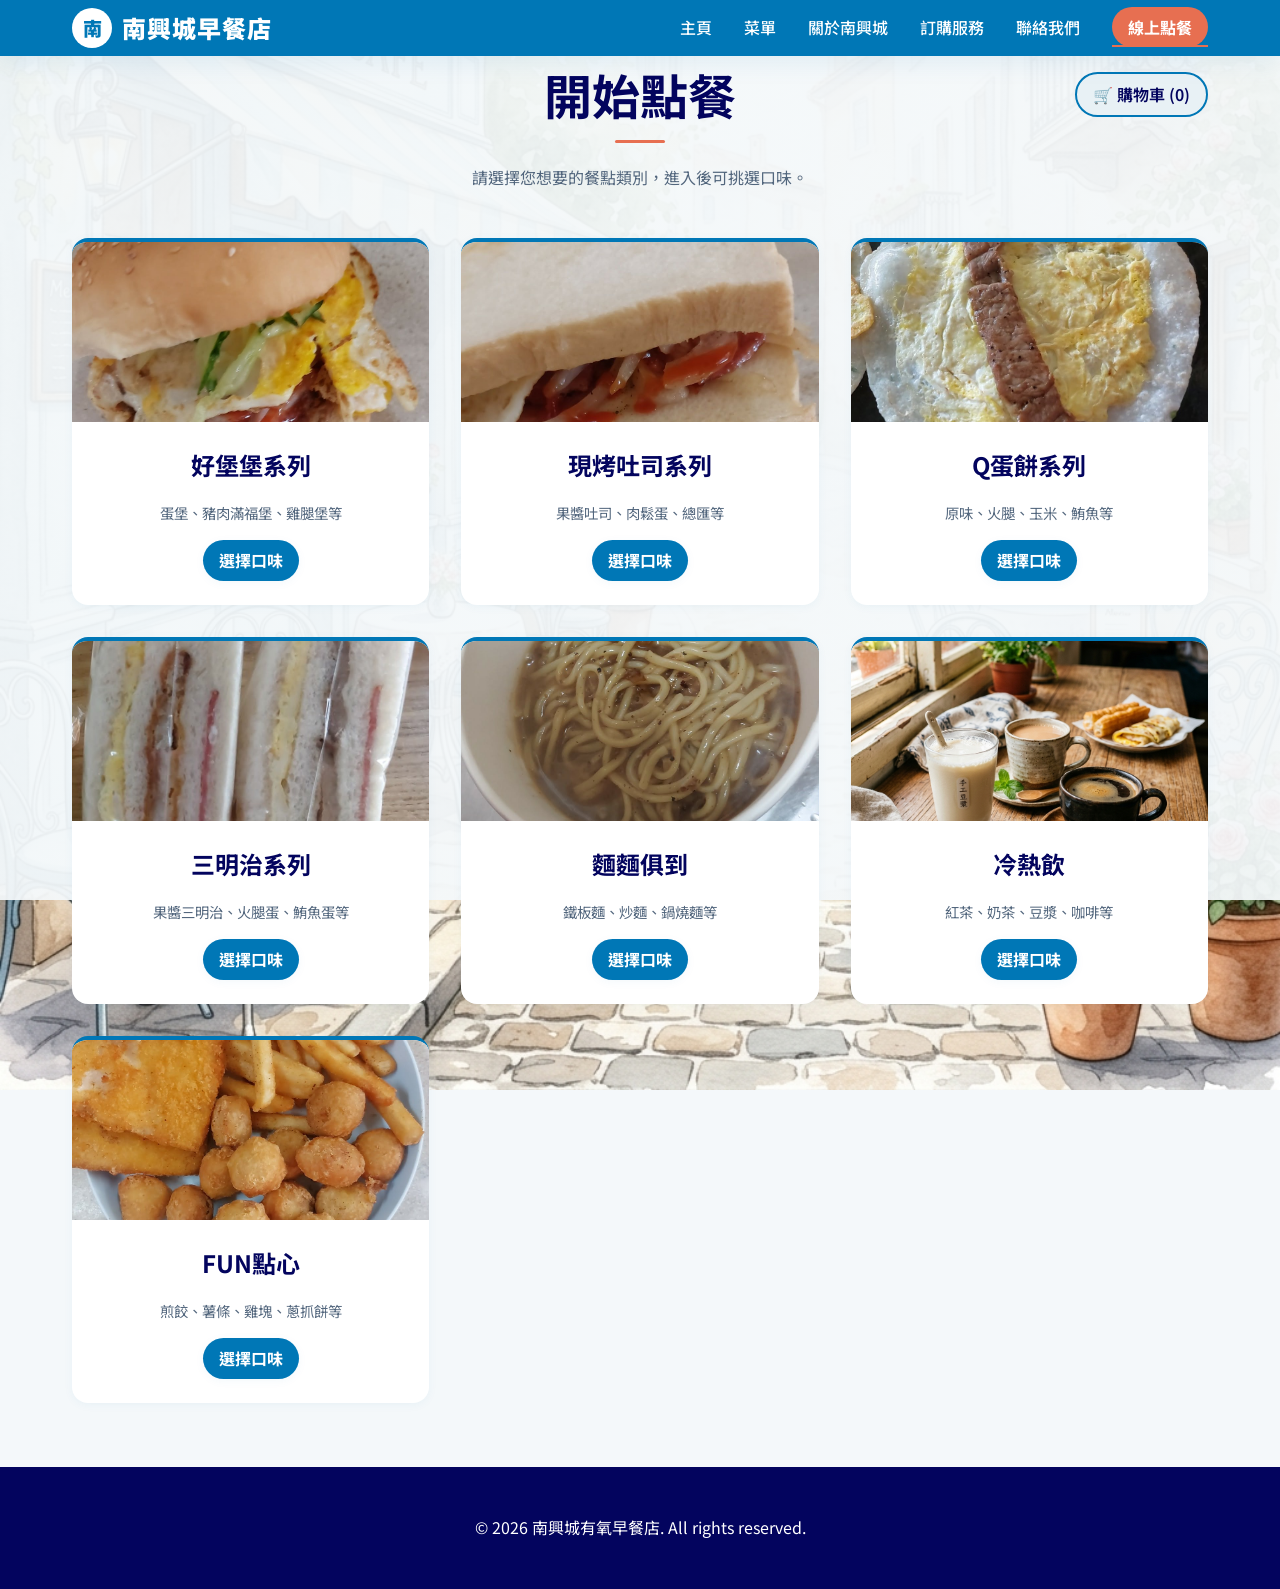
<file: order.html>
<!DOCTYPE html>
<html lang="zh-TW">
<head>
    <meta charset="UTF-8">
    <meta name="viewport" content="width=device-width, initial-scale=1.0">
    <title>線上點餐 - 南興城早餐店</title>
    <link rel="stylesheet" href="css/style.css">
    <style>
        .order-header {
            display: flex;
            justify-content: space-between;
            align-items: center;
            margin-bottom: 2rem;
        }
        .cart-summary {
            background: var(--color-bg-alt);
            padding: 0.5rem 1rem;
            border-radius: 50px;
            font-weight: 600;
            color: var(--color-secondary);
            border: 2px solid var(--color-primary);
            cursor: pointer;
        }
        .cart-summary:hover {
            background: var(--color-primary);
            color: var(--color-white);
        }
    </style>
</head>
<body>
    <header>
        <div class="header-container">
            <a href="index.html" class="logo-container">
                <div class="logo-icon">南</div>
                <div class="logo-text">南興城早餐店</div>
            </a>
            <nav>
                <ul>
                    <li><a href="index.html">主頁</a></li>
                    <li><a href="menu.html">菜單</a></li>
                    <li><a href="about.html">關於南興城</a></li>
                    <li><a href="service.html">訂購服務</a></li>
                    <li><a href="contact.html">聯絡我們</a></li>
                    <li><a href="order.html" class="nav-cta active">線上點餐</a></li>
                </ul>
            </nav>
        </div>
    </header>

    <main class="section container">
        <div class="order-header">
            <h1 class="section-title" style="margin-bottom: 0;">開始點餐</h1>
            <div class="cart-summary" onclick="window.location.href='cart.html'">
                🛒 購物車 (0)
            </div>
        </div>
        
        <p style="text-align: center; color: var(--color-text-light); margin-bottom: 3rem;">請選擇您想要的餐點類別，進入後可挑選口味。</p>
        
        <div class="menu-grid">
            
            <a href="dish.html?id=burger-series" class="menu-item-link">
                <div class="menu-category" style="cursor: pointer;">
                    <div class="menu-category-img-container">
                        <img src="images/pork_burger.jpg" alt="好堡堡系列" class="menu-category-img">
                    </div>
                    <div class="menu-category-content" style="text-align: center; padding: 1.5rem;">
                        <h3 class="menu-category-title" style="justify-content: center; border-bottom: none; margin-bottom: 0.5rem;">好堡堡系列</h3>
                        <p style="color: var(--color-text-light); font-size: 0.9rem;">蛋堡、豬肉滿福堡、雞腿堡等</p>
                        <span class="btn btn-primary" style="margin-top: 1rem; padding: 0.5rem 1rem;">選擇口味</span>
                    </div>
                </div>
            </a>

            <a href="dish.html?id=toast-series" class="menu-item-link">
                <div class="menu-category" style="cursor: pointer;">
                    <div class="menu-category-img-container">
                        <img src="images/Bacon_and_Egg_Toast.jpg" alt="現烤吐司系列" class="menu-category-img">
                    </div>
                    <div class="menu-category-content" style="text-align: center; padding: 1.5rem;">
                        <h3 class="menu-category-title" style="justify-content: center; border-bottom: none; margin-bottom: 0.5rem;">現烤吐司系列</h3>
                        <p style="color: var(--color-text-light); font-size: 0.9rem;">果醬吐司、肉鬆蛋、總匯等</p>
                        <span class="btn btn-primary" style="margin-top: 1rem; padding: 0.5rem 1rem;">選擇口味</span>
                    </div>
                </div>
            </a>

            <a href="dish.html?id=eggpancake-series" class="menu-item-link">
                <div class="menu-category" style="cursor: pointer;">
                    <div class="menu-category-img-container">
                        <img src="images/Pork_Chop_Egg_Pancake.jpg" alt="Q蛋餅系列" class="menu-category-img">
                    </div>
                    <div class="menu-category-content" style="text-align: center; padding: 1.5rem;">
                        <h3 class="menu-category-title" style="justify-content: center; border-bottom: none; margin-bottom: 0.5rem;">Q蛋餅系列</h3>
                        <p style="color: var(--color-text-light); font-size: 0.9rem;">原味、火腿、玉米、鮪魚等</p>
                        <span class="btn btn-primary" style="margin-top: 1rem; padding: 0.5rem 1rem;">選擇口味</span>
                    </div>
                </div>
            </a>
            
            <a href="dish.html?id=bagel-series" class="menu-item-link">
                <div class="menu-category" style="cursor: pointer;">
                    <div class="menu-category-img-container">
                        <img src="images/sandwich.jpg" alt="三明治系列" class="menu-category-img">
                    </div>
                    <div class="menu-category-content" style="text-align: center; padding: 1.5rem;">
                        <h3 class="menu-category-title" style="justify-content: center; border-bottom: none; margin-bottom: 0.5rem;">三明治系列</h3>
                        <p style="color: var(--color-text-light); font-size: 0.9rem;">果醬三明治、火腿蛋、鮪魚蛋等</p>
                        <span class="btn btn-primary" style="margin-top: 1rem; padding: 0.5rem 1rem;">選擇口味</span>
                    </div>
                </div>
            </a>

            <a href="dish.html?id=noodles-series" class="menu-item-link">
                <div class="menu-category" style="cursor: pointer;">
                    <div class="menu-category-img-container">
                        <img src="images/Black_pepper_teppanyaki_noodles.jpg" alt="麵麵俱到" class="menu-category-img">
                    </div>
                    <div class="menu-category-content" style="text-align: center; padding: 1.5rem;">
                        <h3 class="menu-category-title" style="justify-content: center; border-bottom: none; margin-bottom: 0.5rem;">麵麵俱到</h3>
                        <p style="color: var(--color-text-light); font-size: 0.9rem;">鐵板麵、炒麵、鍋燒麵等</p>
                        <span class="btn btn-primary" style="margin-top: 1rem; padding: 0.5rem 1rem;">選擇口味</span>
                    </div>
                </div>
            </a>
            
            <a href="dish.html?id=drinks-series" class="menu-item-link">
                <div class="menu-category" style="cursor: pointer;">
                    <div class="menu-category-img-container">
                        <img src="images/breakfast_drinks.png" alt="冷熱飲" class="menu-category-img">
                    </div>
                    <div class="menu-category-content" style="text-align: center; padding: 1.5rem;">
                        <h3 class="menu-category-title" style="justify-content: center; border-bottom: none; margin-bottom: 0.5rem;">冷熱飲</h3>
                        <p style="color: var(--color-text-light); font-size: 0.9rem;">紅茶、奶茶、豆漿、咖啡等</p>
                        <span class="btn btn-primary" style="margin-top: 1rem; padding: 0.5rem 1rem;">選擇口味</span>
                    </div>
                </div>
            </a>

            <a href="dish.html?id=snacks-series" class="menu-item-link">
                <div class="menu-category" style="cursor: pointer;">
                    <div class="menu-category-img-container">
                        <img src="images/Fried_food1.jpg" alt="FUN點心" class="menu-category-img">
                    </div>
                    <div class="menu-category-content" style="text-align: center; padding: 1.5rem;">
                        <h3 class="menu-category-title" style="justify-content: center; border-bottom: none; margin-bottom: 0.5rem;">FUN點心</h3>
                        <p style="color: var(--color-text-light); font-size: 0.9rem;">煎餃、薯條、雞塊、蔥抓餅等</p>
                        <span class="btn btn-primary" style="margin-top: 1rem; padding: 0.5rem 1rem;">選擇口味</span>
                    </div>
                </div>
            </a>

        </div>
    </main>

    <footer>
        <p>&copy; 2026 南興城有氧早餐店. All rights reserved.</p>
    </footer>
    <script src="js/cart.js"></script>
    <script src="js/main.js"></script>
</body>
</html>
</file>
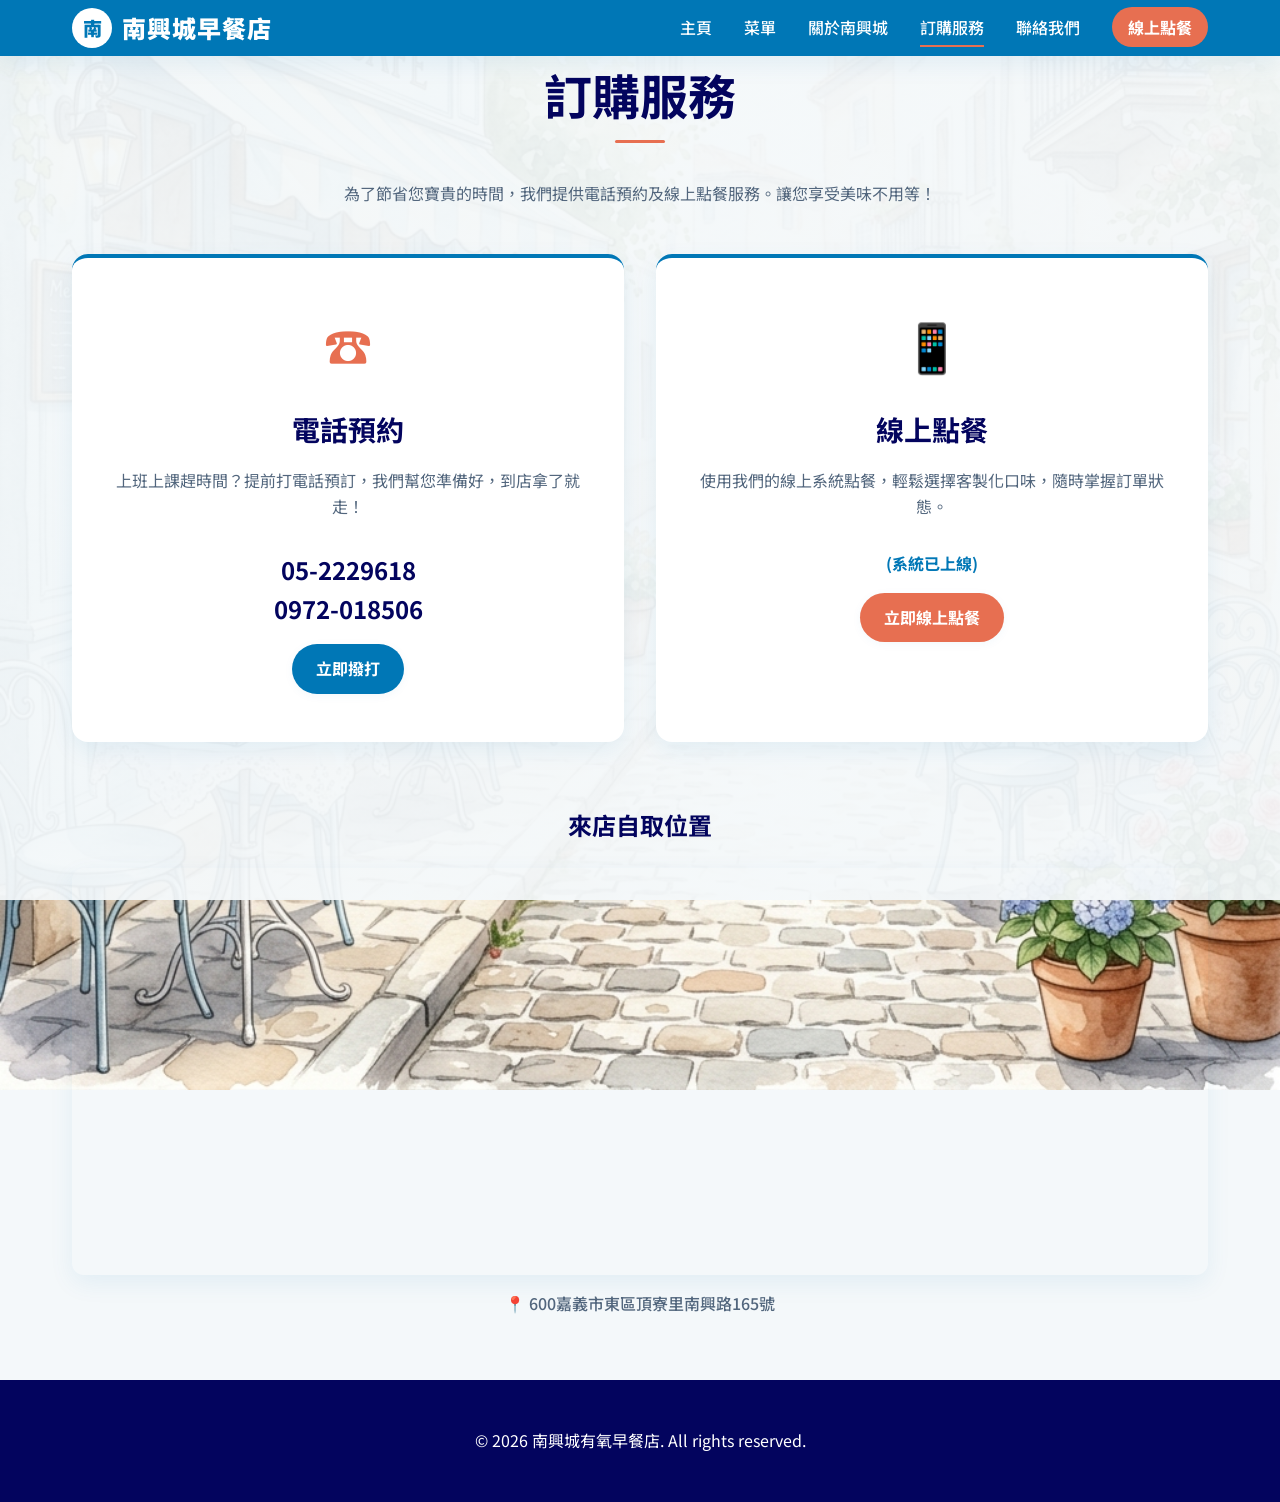
<file: service.html>
<!DOCTYPE html>
<html lang="zh-TW">
<head>
    <meta charset="UTF-8">
    <meta name="viewport" content="width=device-width, initial-scale=1.0">
    <title>訂購服務 - 南興城早餐店</title>
    <link rel="stylesheet" href="css/style.css">
    <style>
        .service-cards {
            display: grid;
            grid-template-columns: repeat(auto-fit, minmax(300px, 1fr));
            gap: 2rem;
            margin-top: 3rem;
        }
        .service-card {
            background-color: var(--color-white);
            border-radius: 16px;
            padding: 3rem 2rem;
            text-align: center;
            box-shadow: var(--shadow-md);
            border-top: 4px solid var(--color-primary);
            transition: var(--transition);
        }
        .service-card:hover {
            transform: translateY(-10px);
            box-shadow: var(--shadow-lg);
        }
        .service-icon {
            font-size: 3rem;
            margin-bottom: 1.5rem;
            display: inline-block;
            color: var(--color-accent);
        }
        .service-card h3 {
            font-size: 1.75rem;
            margin-bottom: 1rem;
        }
        .service-card p {
            color: var(--color-text-light);
            margin-bottom: 2rem;
        }
        .phone-numbers {
            font-size: 1.5rem;
            font-weight: 700;
            color: var(--color-secondary);
            margin-bottom: 1rem;
        }
        .online-order-placeholder {
            padding: 2rem;
            background-color: var(--color-bg-alt);
            border-radius: 12px;
            border: 2px dashed var(--color-primary);
            margin-top: 4rem;
            text-align: center;
        }
    </style>
</head>
<body>
    <header>
        <div class="header-container">
            <a href="index.html" class="logo-container">
                <div class="logo-icon">南</div>
                <div class="logo-text">南興城早餐店</div>
            </a>
            <nav>
                <ul>
                    <li><a href="index.html">主頁</a></li>
                    <li><a href="menu.html">菜單</a></li>
                    <li><a href="about.html">關於南興城</a></li>
                    <li><a href="service.html" class="active">訂購服務</a></li>
                    <li><a href="contact.html">聯絡我們</a></li>
                    <li><a href="order.html" class="nav-cta">線上點餐</a></li>
                </ul>
            </nav>
        </div>
    </header>

    <main class="section container">
        <h1 class="section-title">訂購服務</h1>
        <p style="text-align: center; max-width: 600px; margin: 0 auto; color: var(--color-text-light);">為了節省您寶貴的時間，我們提供電話預約及線上點餐服務。讓您享受美味不用等！</p>
        
        <div class="service-cards">
            <div class="service-card">
                <div class="service-icon">☎️</div>
                <h3>電話預約</h3>
                <p>上班上課趕時間？提前打電話預訂，我們幫您準備好，到店拿了就走！</p>
                <div class="phone-numbers">
                    05-2229618<br>
                    0972-018506
                </div>
                <a href="tel:052229618" class="btn btn-primary">立即撥打</a>
            </div>
            
            <div class="service-card">
                <div class="service-icon">📱</div>
                <h3>線上點餐</h3>
                <p>使用我們的線上系統點餐，輕鬆選擇客製化口味，隨時掌握訂單狀態。</p>
                <div style="font-weight: bold; color: var(--color-primary); margin-bottom: 1rem;">(系統已上線)</div>
                <a href="order.html" class="btn btn-accent">立即線上點餐</a>
            </div>
        </div>

        <div class="store-location" style="margin-top: 4rem;">
            <h3 style="text-align: center; margin-bottom: 1.5rem; color: var(--color-secondary);">來店自取位置</h3>
            <div style="width: 100%; border-radius: 12px; overflow: hidden; box-shadow: var(--shadow-md);">
                <iframe 
                    width="100%" 
                    height="400" 
                    frameborder="0" 
                    scrolling="no" 
                    marginheight="0" 
                    marginwidth="0" 
                    src="https://maps.google.com/maps?q=600嘉義市東區頂寮里南興路165號&t=&z=16&ie=UTF8&iwloc=&output=embed"
                    style="border:0;" 
                    allowfullscreen="" 
                    loading="lazy">
                </iframe>
            </div>
            <p style="text-align: center; color: var(--color-text-light); margin-top: 1rem; font-weight: 500;">📍 600嘉義市東區頂寮里南興路165號</p>
        </div>
    </main>

    <footer>
        <p>&copy; 2026 南興城有氧早餐店. All rights reserved.</p>
    </footer>
    <script src="js/main.js"></script>
</body>
</html>
</file>
<file: css/style.css>
@import url('https://fonts.googleapis.com/css2?family=Inter:wght@400;500;600;700&family=Noto+Sans+TC:wght@400;500;700;900&display=swap');

:root {
  /* Premium Ocean Blue & Romantic Café Palette */
  --color-primary: #0077b6; /* Vibrant ocean blue */
  --color-primary-dark: #005f73; /* Slightly darker teal-blue for hover state */
  --color-secondary: #03045e; /* Deep navy for contrast/accents */
  --color-accent: #e76f51; /* Sandy amber/warm coral for highlighted buttons */
  --color-accent-hover: #f4a261; /* Soft sand orange for hover */
  --color-bg: #f4f8fa; /* Soft ice blue background */
  --color-bg-alt: #e8f1f5; /* Light ice blue-gray tinted background */
  --color-text-main: #2b3d52; /* Soft navy-gray text for readability */
  --color-text-light: #52667d; /* Soft slate-blue for secondary text */
  --color-white: #ffffff;
  
  --font-primary: 'Noto Sans TC', 'Inter', sans-serif;
  
  --shadow-sm: 0 2px 10px rgba(0, 119, 182, 0.05);
  --shadow-md: 0 8px 24px rgba(0, 119, 182, 0.08);
  --shadow-lg: 0 16px 40px rgba(0, 119, 182, 0.12);
  
  --transition: all 0.3s cubic-bezier(0.4, 0, 0.2, 1);
}

* {
  margin: 0;
  padding: 0;
  box-sizing: border-box;
}

body {
  font-family: var(--font-primary);
  color: var(--color-text-main);
  background-color: var(--color-bg);
  background-image: 
    linear-gradient(rgba(244, 248, 250, 0.94), rgba(244, 248, 250, 0.94)),
    url('../images/european_cafe_bg.png');
  background-size: cover;
  background-position: center;
  background-repeat: no-repeat;
  background-attachment: fixed;
  line-height: 1.6;
  overflow-x: hidden;
}

a {
  text-decoration: none;
  color: inherit;
  transition: var(--transition);
}

ul {
  list-style: none;
}

img {
  max-width: 100%;
  height: auto;
  display: block;
}

/* Typography */
h1, h2, h3, h4, h5, h6 {
  color: var(--color-secondary);
  font-weight: 700;
  margin-bottom: 1rem;
}

h1 { font-size: 3rem; }
h2 { font-size: 2.25rem; }
h3 { font-size: 1.5rem; }

/* Buttons */
.btn {
  display: inline-block;
  padding: 0.75rem 1.5rem;
  border-radius: 50px;
  font-weight: 700;
  cursor: pointer;
  border: none;
  transition: var(--transition);
  text-align: center;
}

.btn-primary {
  background-color: var(--color-primary);
  color: var(--color-white);
  box-shadow: var(--shadow-sm);
}

.btn-primary:hover {
  background-color: var(--color-primary-dark);
  transform: translateY(-2px);
  box-shadow: var(--shadow-md);
}

.btn-accent {
  background-color: var(--color-accent);
  color: var(--color-white);
  box-shadow: var(--shadow-sm);
}

.btn-accent:hover {
  background-color: var(--color-accent-hover);
  transform: translateY(-2px);
  box-shadow: var(--shadow-md);
}

/* Header & Navigation */
header {
  background-color: var(--color-primary);
  color: var(--color-white);
  padding: 0.5rem 0;
  position: sticky;
  top: 0;
  z-index: 1000;
  box-shadow: var(--shadow-md);
}

.header-container {
  max-width: 1200px;
  margin: 0 auto;
  display: flex;
  justify-content: space-between;
  align-items: center;
  padding: 0 2rem;
}

.logo-container {
  display: flex;
  align-items: center;
  gap: 10px;
}

.logo-icon {
  width: 40px;
  height: 40px;
  background-color: var(--color-white);
  border-radius: 50%;
  display: flex;
  align-items: center;
  justify-content: center;
  color: var(--color-primary);
  font-weight: 900;
  font-size: 1.2rem;
}

.logo-text {
  font-size: 1.5rem;
  font-weight: 900;
  letter-spacing: 1px;
}

nav ul {
  display: flex;
  gap: 2rem;
  align-items: center;
}

nav a {
  font-weight: 500;
  position: relative;
  padding: 0.5rem 0;
}

nav a::after {
  content: '';
  position: absolute;
  width: 0;
  height: 2px;
  bottom: 0;
  left: 0;
  background-color: var(--color-accent);
  transition: var(--transition);
}

nav a:hover::after,
nav a.active::after {
  width: 100%;
}

.nav-cta {
  background-color: var(--color-accent);
  color: var(--color-white);
  padding: 0.5rem 1rem;
  border-radius: 20px;
  font-weight: 700;
}

.nav-cta:hover {
  background-color: var(--color-accent-hover);
  color: var(--color-white);
}

/* Parallax Hero Section */
.hero {
  position: relative;
  min-height: 80vh;
  display: flex;
  align-items: center;
  overflow: hidden;
  background-image: linear-gradient(to right, rgba(244, 248, 250, 0.96) 35%, rgba(244, 248, 250, 0.7) 70%, rgba(244, 248, 250, 0.2) 100%), url('../images/european_cafe_bg.png');
  background-size: cover;
  background-position: center;
  background-repeat: no-repeat;
}

.hero::before {
  content: '';
  position: absolute;
  top: 0; right: 0; bottom: 0; left: 0;
  background-image: radial-gradient(circle at 80% 50%, rgba(255, 255, 255, 0.2) 0%, transparent 60%);
  z-index: 0;
  pointer-events: none;
}

.hero-container {
  max-width: 1200px;
  margin: 0 auto;
  padding: 0 2rem;
  display: grid;
  grid-template-columns: 1fr 1fr;
  gap: 4rem;
  align-items: center;
  position: relative;
  z-index: 1;
}

.hero-content {
  /* Simple parallax using JS later or just standard static positioning with a transform */
  animation: slideInLeft 1s ease forwards;
}

.hero-title {
  font-size: 3.5rem;
  line-height: 1.2;
  color: var(--color-secondary);
  margin-bottom: 1rem;
}

.hero-subtitle {
  font-size: 1.25rem;
  color: var(--color-text-light);
  margin-bottom: 2rem;
}

.hero-image-wrapper {
  position: relative;
  height: 500px;
  display: flex;
  justify-content: center;
  align-items: center;
  perspective: 1000px; /* For 3D parallax effect */
}

/* The element that will move via JS for Parallax */
.parallax-element {
  width: 100%;
  max-width: 500px;
  transition: transform 0.1s cubic-bezier(0.2, 0.8, 0.2, 1);
  filter: drop-shadow(0 20px 30px rgba(0,0,0,0.15));
  animation: float 6s ease-in-out infinite;
}

.dish-image-container img {
    width: 100%;
    height: 100%;
    object-fit: cover;
    object-position: center;
}

.hero-burger-img {
  width: 100%;
  border-radius: 50%;
  aspect-ratio: 1 / 1;
  object-fit: cover;
  border: 8px solid var(--color-white);
  box-shadow: 0 15px 35px rgba(0,0,0,0.15);
}

@keyframes float {
  0% { transform: translateY(0px) rotate(0deg); }
  50% { transform: translateY(-15px) rotate(2deg); }
  100% { transform: translateY(0px) rotate(0deg); }
}

@keyframes slideInLeft {
  from { opacity: 0; transform: translateX(-50px); }
  to { opacity: 1; transform: translateX(0); }
}

/* Sections */
.section {
  padding: 5rem 0;
}

.container {
  max-width: 1200px;
  margin: 0 auto;
  padding: 0 2rem;
}

.section-title {
  text-align: center;
  margin-bottom: 3rem;
  position: relative;
  display: inline-block;
  left: 50%;
  transform: translateX(-50%);
}

.section-title::after {
  content: '';
  position: absolute;
  bottom: -10px;
  left: 50%;
  transform: translateX(-50%);
  width: 50px;
  height: 3px;
  background-color: var(--color-accent);
  border-radius: 3px;
}

/* Features/Dish Search Placeholder */
.dish-search {
  background-color: var(--color-white);
  padding: 2rem;
  border-radius: 12px;
  box-shadow: var(--shadow-lg);
  margin-top: -3rem;
  position: relative;
  z-index: 10;
  display: flex;
  gap: 1rem;
}

.search-input {
  flex: 1;
  padding: 1rem 1.5rem;
  border: 1px solid #ddd;
  border-radius: 50px;
  font-size: 1rem;
  outline: none;
  transition: var(--transition);
}

.search-input:focus {
  border-color: var(--color-primary);
  box-shadow: 0 0 0 3px rgba(0, 119, 182, 0.2);
}

/* Menu Page Styles */
.menu-grid {
  display: grid;
  grid-template-columns: repeat(auto-fill, minmax(300px, 1fr));
  gap: 2rem;
}

.menu-category {
  background: var(--color-white);
  border-radius: 16px;
  padding: 0;
  box-shadow: var(--shadow-sm);
  border-top: 4px solid var(--color-primary);
  transition: var(--transition);
  overflow: hidden;
  display: flex;
  flex-direction: column;
}

.menu-category:hover {
  transform: translateY(-5px);
  box-shadow: var(--shadow-md);
}

.menu-category-img-container {
  width: 100%;
  height: 180px;
  overflow: hidden;
  position: relative;
}

.menu-category-img {
  width: 100%;
  height: 100%;
  object-fit: cover;
  transition: transform 0.5s ease;
}

.menu-category:hover .menu-category-img {
  transform: scale(1.08);
}

.menu-category-content {
  padding: 2rem;
  flex-grow: 1;
}

.menu-category-title {
  color: var(--color-secondary);
  border-bottom: 2px dashed #eee;
  padding-bottom: 0.5rem;
  margin-bottom: 1.5rem;
  display: flex;
  justify-content: space-between;
  align-items: center;
}

.menu-item-link {
  display: block;
  text-decoration: none;
  color: inherit;
  border-radius: 8px;
  transition: var(--transition);
}

.menu-item-link:hover {
  background-color: var(--color-bg-alt);
  transform: translateX(5px);
}

.menu-item {
  display: flex;
  justify-content: space-between;
  margin-bottom: 0.75rem;
  border-bottom: 1px dotted #eaeaea;
  padding: 0.5rem;
}

.menu-item-name {
  font-weight: 500;
}

.menu-item-price {
  font-weight: 700;
  color: var(--color-accent);
}

/* About Page Styles */
.about-grid {
  display: grid;
  grid-template-columns: 1fr 1fr;
  gap: 4rem;
  align-items: center;
}

.about-image {
  border-radius: 20px;
  box-shadow: var(--shadow-lg);
  overflow: hidden;
  position: relative;
}

.about-image img {
  width: 100%;
  height: auto;
  transition: transform 0.5s ease;
}

.about-image:hover img {
  transform: scale(1.05);
}

.about-text h2 {
  font-size: 2.5rem;
  margin-bottom: 1.5rem;
}

.about-text p {
  margin-bottom: 1rem;
  font-size: 1.1rem;
  color: var(--color-text-light);
}

/* Footer */
footer {
  background-color: var(--color-secondary);
  color: var(--color-white);
  padding: 3rem 0;
  text-align: center;
  margin-top: 4rem;
}

/* Responsive */
@media (max-width: 768px) {
  .hero-container, .about-grid {
    grid-template-columns: 1fr;
  }
  
  .hero-title {
    font-size: 2.5rem;
  }
  
  nav ul {
    display: none; /* Mobile menu needed for real prod */
  }
}

/* About Page Premium Layout */
.about-hero {
  background-image: linear-gradient(to right, rgba(255, 255, 255, 0.15) 0%, rgba(255, 255, 255, 0.85) 35%, #ffffff 65%), url('../images/about_page_bg.png');
  background-size: cover;
  background-position: left center;
  border-radius: 24px;
  box-shadow: var(--shadow-lg);
  padding: 4rem 3rem;
  display: grid;
  grid-template-columns: 1fr;
  gap: 3rem;
  margin-top: 2rem;
  overflow: hidden;
  align-items: center;
}

@media (max-width: 991px) {
  .about-hero {
    background-image: linear-gradient(to bottom, rgba(255, 255, 255, 0.4) 0%, rgba(255, 255, 255, 0.95) 40%, #ffffff 80%), url('../images/about_page_bg.png');
    background-position: center top;
    padding: 3rem 1.5rem;
  }
}

@media (min-width: 992px) {
  .about-hero {
    grid-template-columns: 1fr 1.5fr; /* Left is empty spacer for the backdrop food art, right is brand story card */
    padding: 6rem 5rem;
  }
}

.about-brand-card {
  background: rgba(255, 255, 255, 0.85);
  backdrop-filter: blur(8px);
  -webkit-backdrop-filter: blur(8px);
  border-radius: 20px;
  padding: 2.5rem;
  border: 1px solid rgba(255, 255, 255, 0.5);
  box-shadow: var(--shadow-md);
}

.badge-pill {
  display: inline-block;
  padding: 0.5rem 1.5rem;
  background-color: rgba(0, 119, 182, 0.1);
  color: var(--color-primary);
  border: 1.5px solid var(--color-primary);
  border-radius: 50px;
  font-weight: 700;
  font-size: 0.9rem;
  letter-spacing: 2px;
  margin-bottom: 1.5rem;
  text-transform: uppercase;
}

.about-brand-card h2 {
  font-size: 2.25rem;
  color: var(--color-secondary);
  margin-bottom: 1.5rem;
  font-weight: 800;
  letter-spacing: 0.5px;
}

.about-brand-card p {
  color: var(--color-text-main);
  font-size: 1.1rem;
  line-height: 1.8;
  margin-bottom: 1.5rem;
}

.about-footer-layout {
  display: flex;
  flex-direction: column;
  gap: 2rem;
  margin-top: 2.5rem;
  border-top: 1px dashed rgba(0, 119, 182, 0.2);
  padding-top: 2rem;
}

@media (min-width: 576px) {
  .about-footer-layout {
    flex-direction: row;
    align-items: center;
  }
}

.about-legacy-img-frame {
  flex: 1;
  border-radius: 12px;
  overflow: hidden;
  box-shadow: var(--shadow-sm);
  border: 4px solid var(--color-white);
  transition: var(--transition);
  max-width: 320px;
}

.about-legacy-img-frame:hover {
  transform: scale(1.03) rotate(1deg);
  box-shadow: var(--shadow-md);
}

.about-legacy-img-frame img {
  width: 100%;
  height: 150px;
  object-fit: cover;
}

.about-action-btn-container {
  flex: 1;
  display: flex;
  justify-content: flex-start;
  align-items: center;
}
</file>
